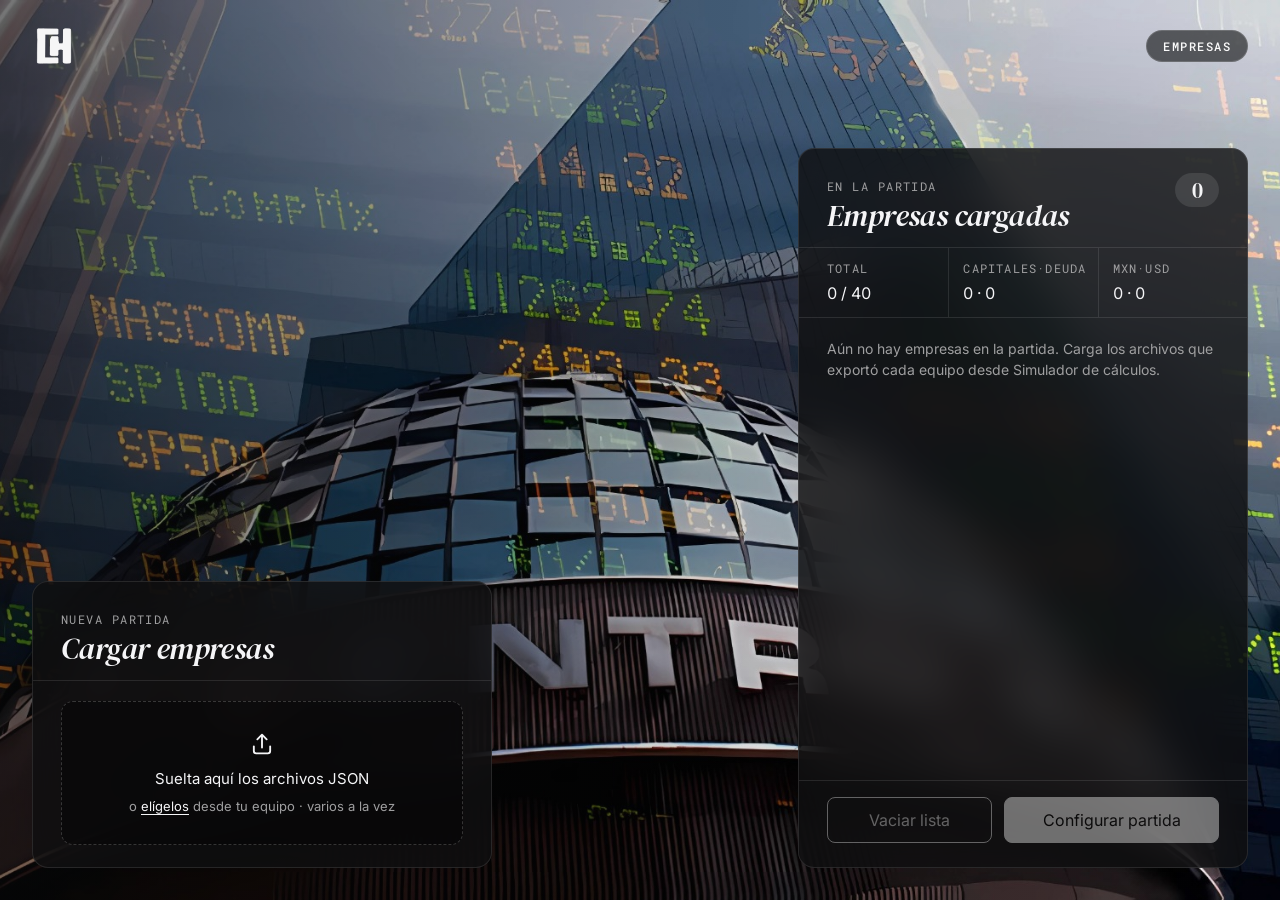
<file: index.html>
<!doctype html>
<html lang="es">
<head>
  <meta charset="utf-8">
  <meta name="viewport" content="width=device-width, initial-scale=1">
  <title>Simulador BMV</title>
  <link rel="icon" href="assets/Logo.png">
  <meta name="description" content="Simulador de la Bolsa Mexicana de Valores: carga de las empresas participantes.">
  <link rel="preconnect" href="https://fonts.googleapis.com">
  <link rel="preconnect" href="https://fonts.gstatic.com" crossorigin>
  <link href="https://fonts.googleapis.com/css2?family=DM+Serif+Display:ital@0;1&family=Inter:wght@300;400;500&family=Roboto+Mono:wght@400;500&display=swap" rel="stylesheet">
  <link rel="stylesheet" href="css/styles.css">
  <link rel="stylesheet" href="css/inicio.css">
</head>
<body>
  <main class="escena escena--paneles">
    <div class="escena__fondo" aria-hidden="true"></div>
    <div class="escena__velo" aria-hidden="true"></div>

    <header class="barra">
      <a class="marca" href="index.html">
        <img class="marca__logo" src="assets/Logo.png" alt="Simulador BMV" id="logo-img">
        <span class="marca__nombre" id="logo-texto" hidden>Simulador BMV</span>
      </a>
      <span class="chip">Empresas</span>
    </header>

    <div class="paneles">
      <section class="tarjeta tarjeta--carga" aria-labelledby="titulo-carga">
        <div class="tarjeta__cabecera">
          <div>
            <span class="etiqueta">Nueva partida</span>
            <h1 class="tarjeta__titulo" id="titulo-carga"><em>Cargar empresas</em></h1>
          </div>
        </div>

        <div class="tarjeta__cuerpo" id="carga-cuerpo">
          <label class="soltar" id="soltar" for="archivos">
            <input class="soltar__input" id="archivos" type="file" accept=".json,application/json" multiple>
            <svg class="soltar__icono" viewBox="0 0 24 24" aria-hidden="true"><path d="M12 15V4m0 0L8 8m4-4l4 4M5 14v4a2 2 0 0 0 2 2h10a2 2 0 0 0 2-2v-4"/></svg>
            <span class="soltar__titulo">Suelta aquí los archivos JSON</span>
            <span class="soltar__texto">o <u>elígelos</u> desde tu equipo · varios a la vez</span>
            <span class="soltar__compacto">Cargar más archivos</span>
          </label>

          <div class="cola" id="cola" hidden>
            <div class="cola__nav">
              <button class="icono-boton" type="button" id="cola-ant" aria-label="Archivo anterior">
                <svg viewBox="0 0 24 24" aria-hidden="true"><path d="M15 6l-6 6 6 6"/></svg>
              </button>
              <p class="cola__pos"><span class="etiqueta" id="cola-pos">Archivo 1 de 1</span><span class="cola__archivo" id="cola-archivo"></span></p>
              <button class="icono-boton" type="button" id="cola-sig" aria-label="Archivo siguiente">
                <svg viewBox="0 0 24 24" aria-hidden="true"><path d="M9 6l6 6-6 6"/></svg>
              </button>
            </div>
            <div class="vista" id="vista" aria-live="polite"></div>
          </div>
        </div>

        <div class="tarjeta__pie tarjeta__pie--carga" id="carga-pie" hidden>
          <button class="boton boton--fantasma" type="button" id="btn-descartar">Descartar</button>
          <button class="boton boton--primario" type="button" id="btn-agregar">Agregar al simulador</button>
          <button class="enlace-boton" type="button" id="btn-todas" hidden>Agregar todas las válidas</button>
        </div>
      </section>

      <section class="tarjeta tarjeta--lista" aria-labelledby="titulo-lista">
        <div class="tarjeta__cabecera">
          <div>
            <span class="etiqueta">En la partida</span>
            <h2 class="tarjeta__titulo" id="titulo-lista"><em>Empresas cargadas</em></h2>
          </div>
          <span class="contador" id="contador" aria-label="Empresas cargadas">0</span>
        </div>

        <dl class="indicadores" id="indicadores">
          <div class="indicador"><dt class="etiqueta">Total</dt><dd id="ind-total">0 / 40</dd></div>
          <div class="indicador"><dt class="etiqueta">Capitales·Deuda</dt><dd id="ind-mercado">0 · 0</dd></div>
          <div class="indicador"><dt class="etiqueta">MXN·USD</dt><dd id="ind-divisa">0 · 0</dd></div>
        </dl>

        <div class="tarjeta__cuerpo tarjeta__cuerpo--lista">
          <ol class="empresas" id="empresas" aria-live="polite"></ol>
          <p class="vacio" id="vacio">Aún no hay empresas en la partida. Carga los archivos que exportó cada equipo desde Simulador de cálculos.</p>
        </div>

        <div class="tarjeta__pie">
          <button class="boton boton--fantasma" type="button" id="btn-vaciar" disabled>Vaciar lista</button>
          <a class="boton boton--primario" href="configurar.html" id="btn-configurar" aria-disabled="true">Configurar partida</a>
        </div>
      </section>
    </div>

    <div class="aviso-flotante" id="aviso" role="status" aria-live="polite" hidden></div>
  </main>

  <script src="js/formato.js"></script>
  <script src="js/importar.js"></script>
  <script src="js/registro.js"></script>
  <script src="js/inicio.js"></script>
</body>
</html>
</file>
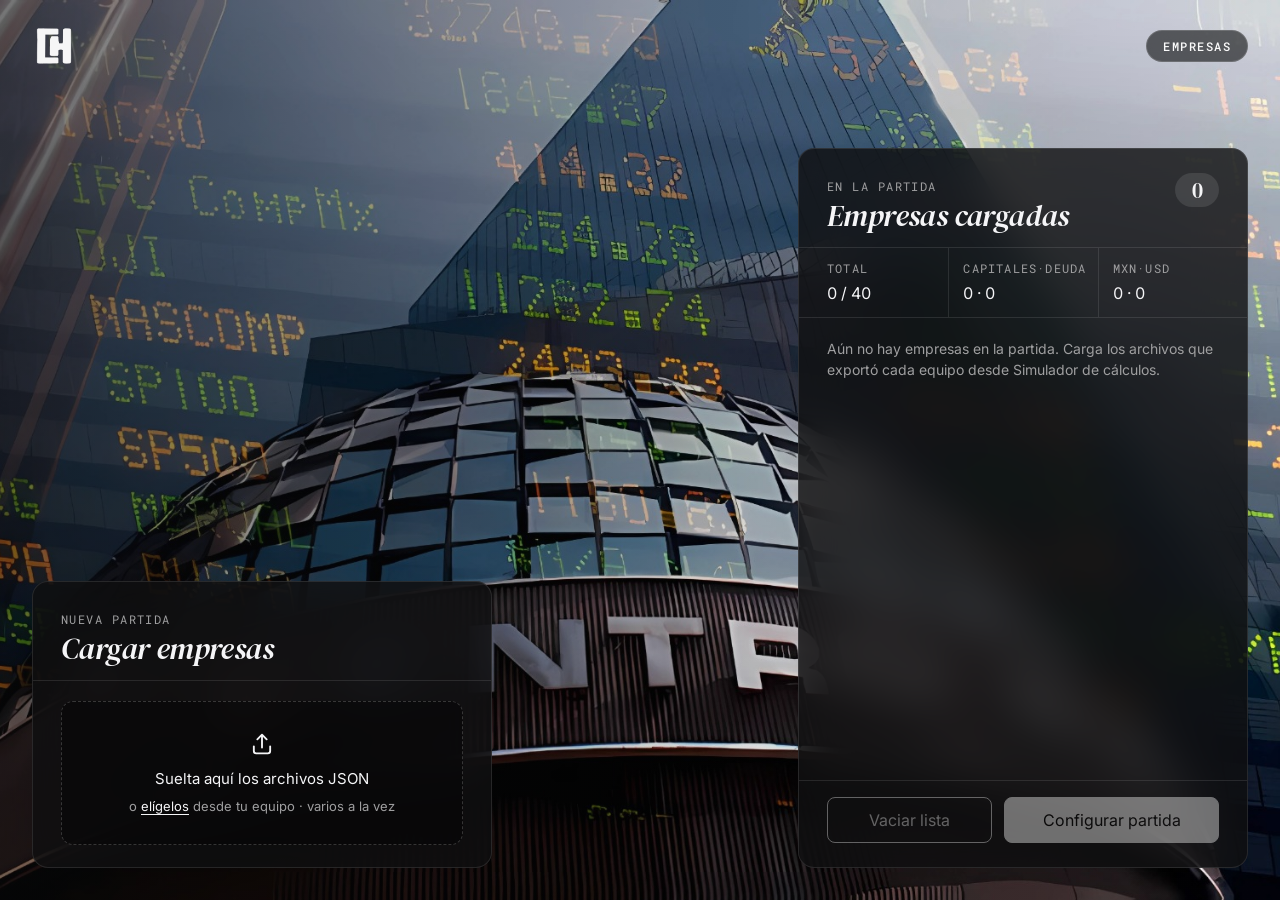
<file: configurar.html>
<!doctype html>
<html lang="es">
<head>
  <meta charset="utf-8">
  <meta name="viewport" content="width=device-width, initial-scale=1">
  <title>Configurar partida · Simulador BMV</title>
  <link rel="icon" href="assets/Logo.png">
  <meta name="description" content="Parámetros de la partida y entorno económico simulado.">
  <link rel="preconnect" href="https://fonts.googleapis.com">
  <link rel="preconnect" href="https://fonts.gstatic.com" crossorigin>
  <link href="https://fonts.googleapis.com/css2?family=DM+Serif+Display:ital@0;1&family=Inter:wght@300;400;500&family=Roboto+Mono:wght@400;500&display=swap" rel="stylesheet">
  <link rel="stylesheet" href="css/styles.css">
  <link rel="stylesheet" href="css/inicio.css">
  <link rel="stylesheet" href="css/configurar.css">
</head>
<body>
  <main class="escena escena--config">
    <div class="escena__fondo" aria-hidden="true"></div>
    <div class="escena__velo" aria-hidden="true"></div>

    <header class="barra">
      <a class="marca" href="index.html">
        <img class="marca__logo" src="assets/Logo.png" alt="Simulador BMV" id="logo-img">
        <span class="marca__nombre" id="logo-texto" hidden>Simulador BMV</span>
      </a>
      <span class="chip">Partida</span>
    </header>

    <div class="config">
      <form class="tarjeta config__form" id="form-config" novalidate aria-labelledby="titulo-config">
        <div class="tarjeta__cabecera">
          <div>
            <h1 class="tarjeta__titulo" id="titulo-config"><em>Configuración</em></h1>
          </div>
          <span class="estado-guardado" id="estado-guardado" aria-live="polite"></span>
        </div>
        <div class="tarjeta__cuerpo" id="grupos"></div>
        <div class="tarjeta__pie">
          <button class="boton boton--fantasma" type="button" id="btn-restablecer">Restablecer</button>
          <button class="boton boton--fantasma" type="submit" id="btn-guardar">Guardar</button>
          <div class="config__iniciar">
            <button class="boton boton--primario" type="button" id="btn-iniciar">Iniciar partida</button>
            <button class="enlace-boton" type="button" id="btn-nueva" hidden>Empezar una partida nueva</button>
          </div>
        </div>
      </form>

      <div class="config__lado">
        <section class="tarjeta config__entorno" aria-labelledby="titulo-entorno">
          <div class="tarjeta__cabecera">
            <div>
              <span class="etiqueta" id="entorno-sub">Entorno simulado</span>
              <h2 class="tarjeta__titulo" id="titulo-entorno"><em>Entorno económico</em></h2>
            </div>
          </div>
          <dl class="indicadores indicadores--inicio">
            <div class="indicador"><dt class="etiqueta">Inflación anual</dt><dd id="ini-inflacion">—</dd></div>
            <div class="indicador"><dt class="etiqueta">TIIE 28 días</dt><dd id="ini-tiie">—</dd></div>
            <div class="indicador"><dt class="etiqueta">TC MXN/USD</dt><dd id="ini-tc">—</dd></div>
          </dl>
          <div class="entorno__cuerpo">
            <div class="graficas">
              <figure class="grafica-mini"><figcaption class="etiqueta">Inflación anual</figcaption><div class="grafica-mini__lienzo"><canvas id="g-inflacion" aria-label="Inflación anual real y simulada" role="img"></canvas></div></figure>
              <figure class="grafica-mini"><figcaption class="etiqueta">TIIE 28 días</figcaption><div class="grafica-mini__lienzo"><canvas id="g-tiie" aria-label="TIIE real y simulada" role="img"></canvas></div></figure>
              <figure class="grafica-mini"><figcaption class="etiqueta">Tipo de cambio</figcaption><div class="grafica-mini__lienzo"><canvas id="g-tc" aria-label="Tipo de cambio real y simulado" role="img"></canvas></div></figure>
            </div>
            <p class="leyenda"><span class="leyenda__real"></span>Real <span class="leyenda__sim"></span>Simulado <span class="leyenda__meta"></span>Meta</p>
            <h3 class="etiqueta entorno__subtitulo" id="tabla-titulo">Primeras 12 rondas</h3>
            <div class="tabla-scroll">
              <table class="tabla">
                <thead><tr><th>Ronda</th><th>Periodo</th><th>Inflación del periodo</th><th>Inflación anual</th><th>TIIE</th><th>TC</th></tr></thead>
                <tbody id="tabla-rondas"></tbody>
              </table>
            </div>
          </div>
        </section>

        <section class="tarjeta config__empresas" aria-labelledby="titulo-empresas">
          <div class="tarjeta__cabecera">
            <div>
              <span class="etiqueta">En la partida</span>
              <h2 class="tarjeta__titulo" id="titulo-empresas"><em>Empresas</em></h2>
            </div>
            <span class="contador" id="contador">0</span>
          </div>
          <dl class="indicadores">
            <div class="indicador"><dt class="etiqueta">Total</dt><dd id="ind-total">0</dd></div>
            <div class="indicador"><dt class="etiqueta">Capitales · Deuda</dt><dd id="ind-mercado">0 · 0</dd></div>
            <div class="indicador"><dt class="etiqueta">MXN · USD</dt><dd id="ind-divisa">0 · 0</dd></div>
          </dl>
          <div class="tarjeta__cuerpo tarjeta__cuerpo--lista config__lista">
            <ol class="empresas" id="empresas"></ol>
          </div>
          <div class="tarjeta__pie tarjeta__pie--solo">
            <a class="boton boton--fantasma" href="index.html">Volver a empresas</a>
          </div>
        </section>
      </div>
    </div>

    <div class="aviso-flotante" id="aviso" role="status" aria-live="polite" hidden></div>
  </main>

  <script src="js/vendor/chart.umd.min.js"></script>
  <script src="js/formato.js"></script>
  <script src="js/importar.js"></script>
  <script src="js/registro.js"></script>
  <script src="js/entorno-datos.js"></script>
  <script src="js/entorno.js"></script>
  <script src="js/parametros.js"></script>
  <script src="js/partida.js"></script>
  <script src="js/mercado.js"></script>
  <script src="js/riesgos.js"></script>
  <script src="js/motor.js"></script>
  <script src="js/juego.js"></script>
  <script src="js/configurar.js"></script>
</body>
</html>
</file>
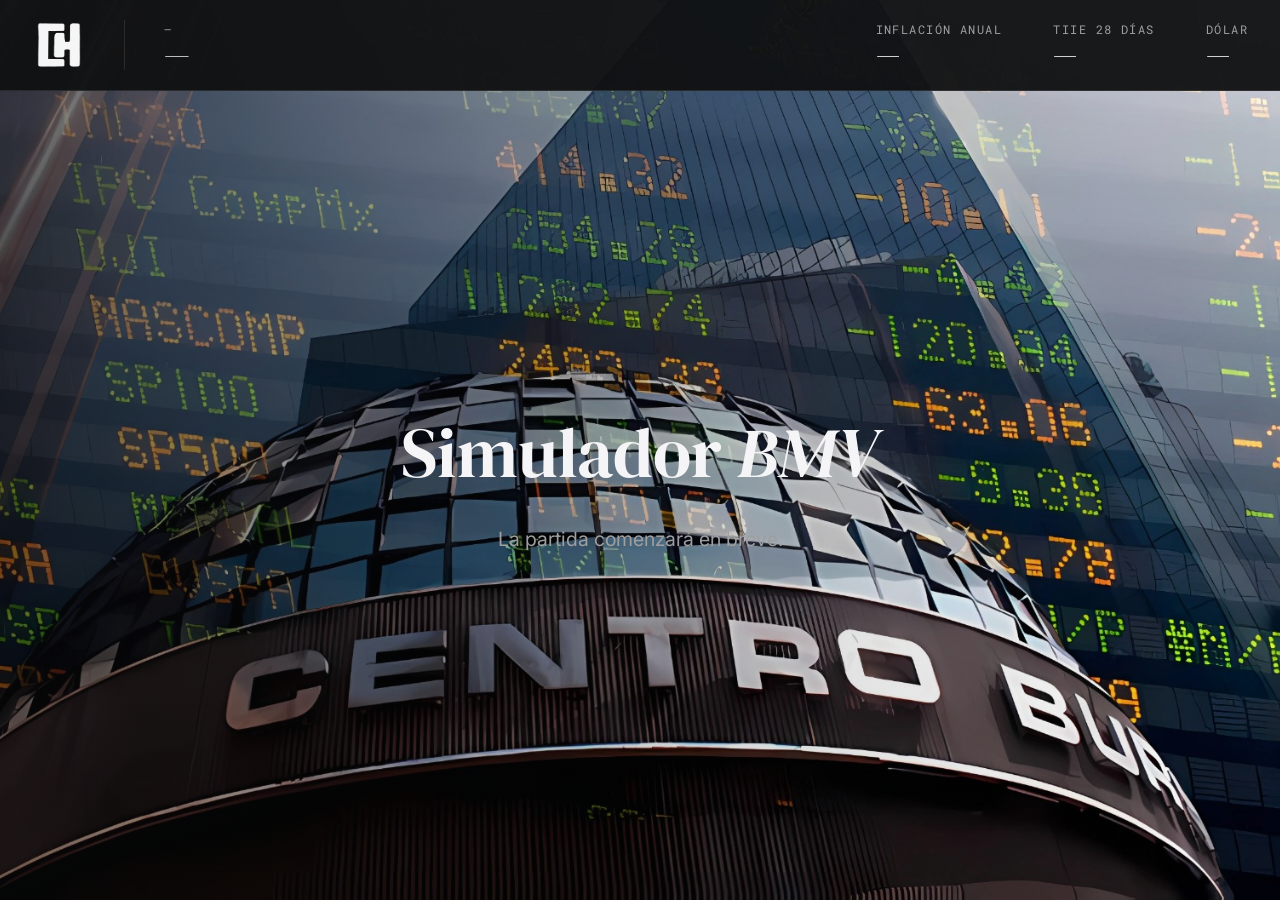
<file: publico.html>
<!doctype html>
<html lang="es">
<head>
  <meta charset="utf-8">
  <meta name="viewport" content="width=device-width, initial-scale=1">
  <title>Pantalla pública · Simulador BMV</title>
  <link rel="icon" href="assets/Logo.png">
  <meta name="description" content="Cotizaciones, empresa en turno, noticias y ranking de la partida para el proyector.">
  <link rel="preconnect" href="https://fonts.googleapis.com">
  <link rel="preconnect" href="https://fonts.gstatic.com" crossorigin>
  <link href="https://fonts.googleapis.com/css2?family=DM+Serif+Display:ital@0;1&family=Inter:wght@300;400;500&family=Roboto+Mono:wght@400;500&display=swap" rel="stylesheet">
  <link rel="stylesheet" href="css/styles.css">
  <link rel="stylesheet" href="css/publico.css">
</head>
<body class="cuerpo-publico">
  <header class="pb-barra">
    <div class="pb-marca">
      <img class="pb-logo" src="assets/Logo.png" alt="Simulador BMV" id="logo-img">
      <span class="pb-logo-texto" id="logo-texto" hidden>Simulador BMV</span>
    </div>
    <div class="pb-ronda"><span class="etiqueta" id="pb-fase">—</span><strong id="pb-periodo">—</strong></div>
    <dl class="pb-indicadores">
      <div><dt class="etiqueta">Inflación anual</dt><dd id="pb-inflacion">—</dd></div>
      <div><dt class="etiqueta">TIIE 28 días</dt><dd id="pb-tiie">—</dd></div>
      <div><dt class="etiqueta">Dólar</dt><dd id="pb-tc">—</dd></div>
    </dl>
  </header>

  <div class="escena__fondo" aria-hidden="true"></div>
  <div class="escena__velo" aria-hidden="true"></div>

  <main class="pb" id="pb">
    <section class="pb-panel pb-cotizaciones">
      <h2 class="etiqueta pb-panel__titulo">Cotizaciones</h2>
      <div class="pb-cotizaciones__ventana" id="ventana">
        <table class="pb-tabla"><tbody id="cotizaciones"></tbody></table>
      </div>
    </section>
    <section class="pb-centro">
      <div class="pb-panel pb-turno" id="turno"></div>
      <div class="pb-panel pb-noticias">
        <div class="pb-panel__cabeza">
          <h2 class="etiqueta pb-panel__titulo" id="titulo-noticias">Noticias</h2>
          <div class="pb-filtros" id="filtros" role="group" aria-label="Filtrar noticias">
            <button class="pb-filtro" type="button" data-filtro="todas" aria-pressed="true">Todas</button>
            <button class="pb-filtro" type="button" data-filtro="riesgos" aria-pressed="false">Riesgos</button>
            <button class="pb-filtro" type="button" data-filtro="cierre" aria-pressed="false">Cierre</button>
            <button class="pb-filtro" type="button" data-filtro="bonos" aria-pressed="false">Bonos</button>
            <button class="pb-filtro" type="button" data-filtro="colocacion" aria-pressed="false">Colocación</button>
            <button class="pb-filtro" type="button" data-filtro="dividendos" aria-pressed="false">Dividendos</button>
            <button class="pb-filtro" type="button" data-filtro="impago" aria-pressed="false">Impago</button>
            <button class="pb-filtro" type="button" data-filtro="quiebra" aria-pressed="false">Quiebra</button>
          </div>
        </div>
        <ol class="pb-noticias__lista" id="noticias" tabindex="0" aria-labelledby="titulo-noticias"></ol>
      </div>
    </section>
    <section class="pb-lado">
      <div class="pb-panel pb-empresa" id="empresa" aria-live="polite"></div>
      <div class="pb-panel pb-ranking">
        <h2 class="etiqueta pb-panel__titulo" id="ranking-titulo">Ranking</h2>
        <ol class="pb-ranking__lista" id="ranking" tabindex="0" aria-labelledby="ranking-titulo"></ol>
      </div>
    </section>
  </main>

  <main class="pb-espera" id="espera" hidden>
    <p class="pb-espera__titulo">Simulador <em>BMV</em></p>
    <p class="pb-espera__texto">La partida comenzará en breve.</p>
  </main>

  <script src="js/formato.js"></script>
  <script src="js/entorno-datos.js"></script>
  <script src="js/entorno.js"></script>
  <script src="js/mercado.js"></script>
  <script src="js/riesgos.js"></script>
  <script src="js/motor.js"></script>
  <script src="js/juego.js"></script>
  <script src="js/publico.js"></script>
</body>
</html>
</file>
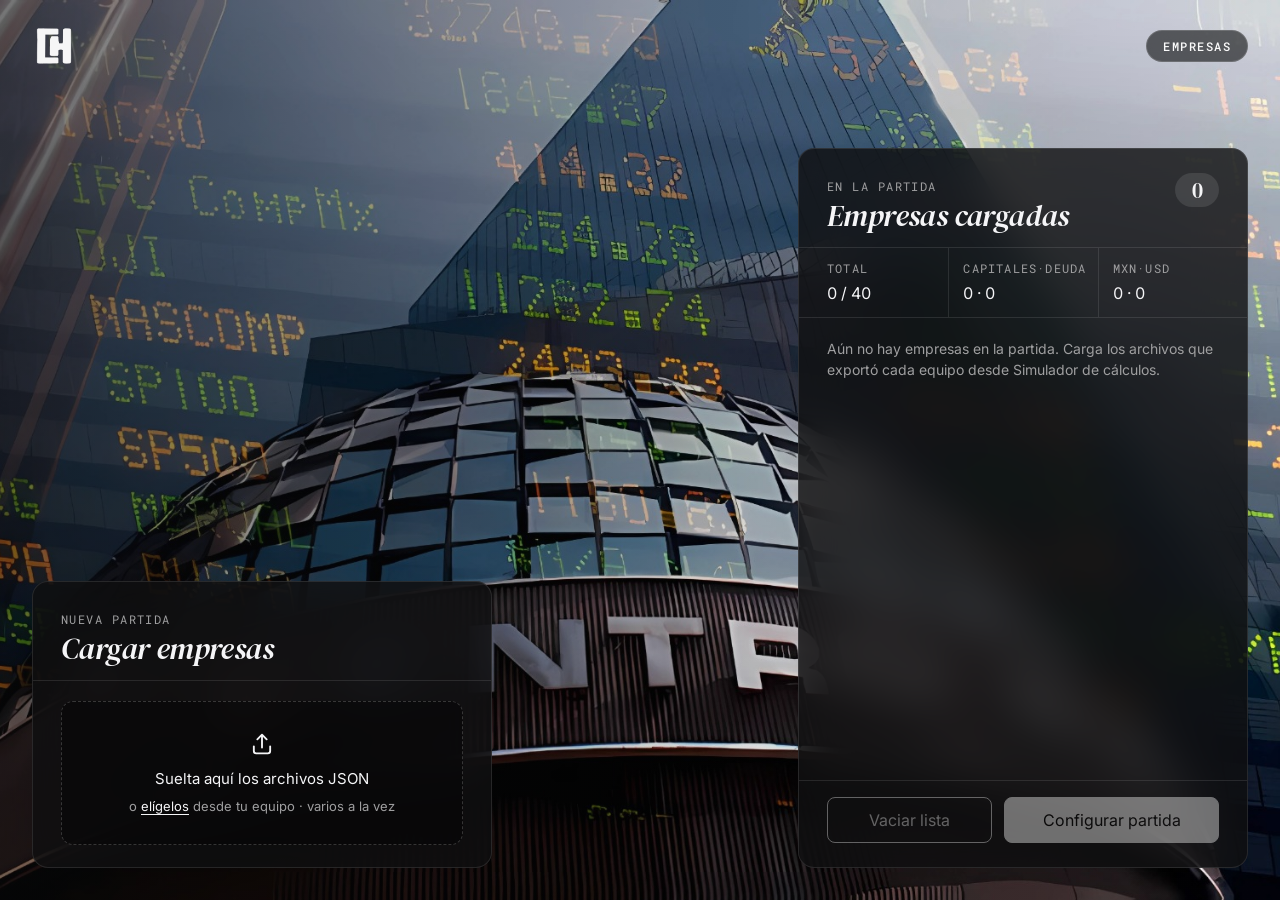
<file: tablero.html>
<!doctype html>
<html lang="es">
<head>
  <meta charset="utf-8">
  <meta name="viewport" content="width=device-width, initial-scale=1">
  <title>Tablero · Simulador BMV</title>
  <link rel="icon" href="assets/Logo.png">
  <meta name="description" content="Tablero del operador: colocación, turnos y operaciones de la partida.">
  <link rel="preconnect" href="https://fonts.googleapis.com">
  <link rel="preconnect" href="https://fonts.gstatic.com" crossorigin>
  <link href="https://fonts.googleapis.com/css2?family=DM+Serif+Display:ital@0;1&family=Inter:wght@300;400;500&family=Roboto+Mono:wght@400;500&display=swap" rel="stylesheet">
  <link rel="stylesheet" href="css/styles.css">
  <link rel="stylesheet" href="css/inicio.css">
  <link rel="stylesheet" href="css/tablero.css">
</head>
<body class="cuerpo-tablero">
  <a class="saltar" href="#centro">Saltar al turno</a>
  <header class="tb-barra">
    <a class="marca" href="index.html" title="Empresas">
      <img class="marca__logo" src="assets/Logo.png" alt="Simulador BMV" id="logo-img">
      <span class="marca__nombre" id="logo-texto" hidden>Simulador BMV</span>
    </a>
    <div class="tb-barra__ronda">
      <span class="etiqueta" id="tb-fase">Ronda</span>
      <strong id="tb-ronda">—</strong>
    </div>
    <dl class="tb-indicadores">
      <div><dt class="etiqueta">Inflación anual</dt><dd id="tb-inflacion">—</dd></div>
      <div><dt class="etiqueta">TIIE</dt><dd id="tb-tiie">—</dd></div>
      <div><dt class="etiqueta">TC MXN/USD</dt><dd id="tb-tc">—</dd></div>
    </dl>
    <div class="tb-barra__acciones">
      <button class="boton boton--fantasma boton--chico" type="button" id="btn-riesgos">Riesgos</button>
      <button class="boton boton--fantasma boton--chico" type="button" id="btn-publica">Pantalla pública</button>
      <button class="boton boton--fantasma boton--chico" type="button" id="btn-partida">Partida<span class="tb-punto" id="tb-carteras" hidden></span></button>
      <button class="boton boton--primario boton--chico" type="button" id="btn-cerrar">Cerrar periodo</button>
    </div>
  </header>

  <main class="tb">
    <section class="tb-panel tb-turnos" aria-labelledby="titulo-turnos">
      <div class="tb-panel__cabeza">
        <h2 class="etiqueta" id="titulo-turnos">Orden de turnos</h2>
        <span class="tb-avance" id="tb-avance"></span>
      </div>
      <div class="tb-buscar">
        <input class="control control--chico" id="buscar" type="search" placeholder="Buscar empresa" autocomplete="off" aria-label="Buscar empresa">
      </div>
      <ol class="tb-orden" id="orden"></ol>
    </section>

    <section class="tb-panel tb-centro" id="centro" aria-live="polite" tabindex="-1"></section>

    <section class="tb-panel tb-info">
      <div class="pestanas" role="tablist" aria-label="Información de la partida">
        <button class="pestana activa" type="button" role="tab" aria-selected="true" data-pestana="cotizaciones">Cotizaciones</button>
        <button class="pestana" type="button" role="tab" aria-selected="false" data-pestana="empresas">Empresas</button>
        <button class="pestana" type="button" role="tab" aria-selected="false" data-pestana="bitacora">Bitácora</button>
      </div>
      <div class="tb-info__cuerpo" id="info"></div>
    </section>
  </main>

  <dialog class="tb-dialogo" id="dlg-riesgos" aria-labelledby="titulo-riesgos">
    <div class="tb-dialogo__cabeza">
      <div><span class="etiqueta">Riesgos</span><h2 class="tb-dialogo__titulo" id="titulo-riesgos"><em>Activar un riesgo</em></h2></div>
      <button class="icono-boton" type="button" data-cerrar aria-label="Cerrar"><svg viewBox="0 0 24 24" aria-hidden="true"><path d="M6 6l12 12M18 6L6 18"/></svg></button>
    </div>
    <div class="tb-dialogo__cuerpo" id="riesgos-cuerpo"></div>
  </dialog>

  <dialog class="tb-dialogo" id="dlg-partida" aria-labelledby="titulo-partida">
    <div class="tb-dialogo__cabeza">
      <div><span class="etiqueta">Partida</span><h2 class="tb-dialogo__titulo" id="titulo-partida"><em>Respaldo y cierre</em></h2></div>
      <button class="icono-boton" type="button" data-cerrar aria-label="Cerrar"><svg viewBox="0 0 24 24" aria-hidden="true"><path d="M6 6l12 12M18 6L6 18"/></svg></button>
    </div>
    <div class="tb-dialogo__cuerpo" id="partida-cuerpo"></div>
    <input type="file" id="importar" accept=".json,application/json" hidden>
  </dialog>

  <dialog class="tb-dialogo tb-codigos" id="dlg-codigos" aria-labelledby="titulo-codigos">
    <div class="tb-dialogo__cabeza">
      <div><span class="etiqueta" id="codigos-cuenta">Equipo</span><h2 class="tb-dialogo__titulo" id="titulo-codigos"><em>Código de cartera</em></h2></div>
      <button class="icono-boton" type="button" data-cerrar aria-label="Cerrar"><svg viewBox="0 0 24 24" aria-hidden="true"><path d="M6 6l12 12M18 6L6 18"/></svg></button>
    </div>
    <div class="tb-dialogo__cuerpo tb-codigos__cuerpo" id="codigos-cuerpo"></div>
  </dialog>

  <div class="aviso-flotante" id="aviso" role="status" aria-live="polite" hidden></div>

  <script src="js/formato.js"></script>
  <script src="js/entorno-datos.js"></script>
  <script src="js/entorno.js"></script>
  <script src="js/mercado.js"></script>
  <script src="js/riesgos.js"></script>
  <script src="js/motor.js"></script>
  <script src="js/juego.js"></script>
  <script src="js/firebase-config.js"></script>
  <script src="js/publicar.js"></script>
  <script src="js/tablero.js"></script>
</body>
</html>
</file>
<file: css/styles.css>
:root {
  --color-obsidian: #0f1011;
  --color-abyss: #090a0b;
  --color-graphite: #2e2e2e;
  --color-steel: #3f4041;
  --color-silver: #cacaca;
  --color-fog: #949596;
  --color-ash: #9f9fa0;
  --color-cloud: #f5f5f7;
  --color-pure: #ffffff;
  --color-void: #000000;
  --color-iris-gleam: #847dff;
  --color-orchid-bloom: #dd90d8;
  --color-cyan-signal: #00b3dd;
  --color-periwinkle: #90b8f0;
  --color-pale-iris: #d1c9ff;
  --color-error: #ff8f8f;

  --line-soft: rgba(255, 255, 255, 0.1);
  --line-medium: rgba(255, 255, 255, 0.18);
  --glass: rgba(15, 16, 17, 0.8);

  --font-display: "DM Serif Display", "Playfair Display", Georgia, serif;
  --font-sans: "Inter", ui-sans-serif, system-ui, -apple-system, "Segoe UI", Roboto, sans-serif;
  --font-mono: "Roboto Mono", ui-monospace, SFMono-Regular, Menlo, Consolas, monospace;

  --radius-inputs: 8px;
  --radius-buttons: 8px;
  --radius-cards: 16px;
  --radius-pill: 9999px;

  --hero-image: url("../assets/fondo.jpg");
  --hero-fallback: linear-gradient(rgb(15, 16, 17), rgb(19, 29, 39) 18%, rgb(26, 71, 136) 37%, rgb(64, 138, 193) 69%, rgb(64, 138, 193) 102%);

  --texto-min: 12px;
  --texto-lectura: 14px;
  --anillo-foco: 0 0 0 3px rgba(255, 255, 255, 0.32);

  --ease-out: cubic-bezier(0.23, 1, 0.32, 1);
  --ease-in-out: cubic-bezier(0.77, 0, 0.175, 1);
  --dur-press: 160ms;
  --dur-ui: 200ms;
  --dur-entrada: 400ms;
  --ease: 0.2s ease;
}

*,
*::before,
*::after { box-sizing: border-box; }

html, body { height: 100%; }

body {
  margin: 0;
  background: var(--color-obsidian);
  color: var(--color-ash);
  font-family: var(--font-sans);
  font-size: 16px;
  line-height: 1.5;
  -webkit-font-smoothing: antialiased;
}

.escena {
  position: relative;
  min-height: 100vh;
  min-height: 100dvh;
  overflow: hidden;
  isolation: isolate;
}

.escena__fondo {
  position: absolute;
  inset: 0;
  z-index: -2;
  background-image: var(--hero-image), var(--hero-fallback);
  background-size: cover, cover;
  background-position: center, center;
  background-repeat: no-repeat;
}

.escena__velo {
  position: absolute;
  inset: 0;
  z-index: -1;
  background: linear-gradient(90deg, rgba(9, 10, 11, 0.55) 0%, rgba(9, 10, 11, 0.15) 55%, rgba(9, 10, 11, 0) 100%);
  pointer-events: none;
}

.barra {
  position: absolute;
  top: 0;
  left: 0;
  right: 0;
  display: flex;
  align-items: center;
  justify-content: space-between;
  gap: 16px;
  padding: 24px 32px;
}

.marca {
  display: flex;
  align-items: baseline;
  gap: 12px;
  color: var(--color-pure);
  text-decoration: none;
}

.marca__nombre {
  font-family: var(--font-display);
  font-weight: 400;
  font-size: 24px;
  letter-spacing: -0.01em;
}

.etiqueta {
  font-family: var(--font-mono);
  font-size: 12px;
  font-weight: 400;
  letter-spacing: 0.12em;
  text-transform: uppercase;
  color: var(--color-ash);
}

.chip {
  display: inline-flex;
  align-items: center;
  padding: 6px 16px;
  border-radius: var(--radius-pill);
  background: rgba(9, 10, 11, 0.6);
  border: 1px solid rgba(255, 255, 255, 0.15);
  color: #fafafa;
  font-family: var(--font-mono);
  font-size: 12px;
  font-weight: 500;
  letter-spacing: 0.12em;
  text-transform: uppercase;
  backdrop-filter: blur(24px);
  -webkit-backdrop-filter: blur(24px);
}


.tarjeta {
  position: relative;
  min-height: 0;
  max-height: 100%;
  display: flex;
  flex-direction: column;
  background: var(--glass);
  border: 1px solid var(--line-soft);
  border-radius: var(--radius-cards);
  backdrop-filter: blur(24px);
  -webkit-backdrop-filter: blur(24px);
  color: var(--color-cloud);
  animation: aparecer 500ms var(--ease-out) 80ms both;
}

@keyframes aparecer {
  from { opacity: 0; transform: translateY(12px) scale(0.98); }
  to { opacity: 1; transform: none; }
}

.tarjeta__cabecera {
  display: flex;
  align-items: flex-start;
  justify-content: space-between;
  gap: 16px;
  padding: 24px 28px 16px;
  border-bottom: 1px solid var(--line-soft);
}

.tarjeta__titulo {
  margin: 4px 0 0;
  font-family: var(--font-display);
  font-weight: 400;
  font-size: 30px;
  line-height: 1;
  color: var(--color-cloud);
  letter-spacing: -0.02em;
}

.tarjeta__titulo em { font-style: italic; }

.tarjeta__cuerpo {
  flex: 1 1 auto;
  overflow-y: auto;
  padding: 20px 28px 8px;
  scrollbar-width: thin;
  scrollbar-color: var(--color-steel) transparent;
}

.tarjeta__pie {
  display: grid;
  grid-template-columns: 1fr 1fr;
  gap: 12px;
  padding: 16px 28px 24px;
  border-top: 1px solid var(--line-soft);
}

.campo { margin: 0 0 14px; border: 0; padding: 0; min-width: 0; }

.campo__label {
  display: block;
  margin-bottom: 6px;
  padding: 0;
  font-family: var(--font-mono);
  font-size: 12px;
  letter-spacing: 0.14em;
  text-transform: uppercase;
  color: var(--color-ash);
}

.control {
  width: 100%;
  height: 44px;
  padding: 0 14px;
  border: 1px solid var(--line-soft);
  border-radius: var(--radius-inputs);
  background-color: var(--color-void);
  color: #fafafa;
  font: 400 14px/1.4 var(--font-sans);
  transition: border-color 150ms ease, background-color 150ms ease, opacity var(--dur-ui) ease;
}

.control::placeholder { color: var(--color-fog); }

@media (hover: hover) and (pointer: fine) {
  .control:hover:not(:disabled) { border-color: var(--line-medium); }
}

.control:focus-visible {
  outline: none;
  border-color: var(--color-pure);
  box-shadow: var(--anillo-foco);
}

.control:disabled { opacity: 0.45; cursor: not-allowed; }

select.control {
  appearance: none;
  -webkit-appearance: none;
  padding-right: 40px;
  text-overflow: ellipsis;
  white-space: nowrap;
  overflow: hidden;
  cursor: pointer;
  background-image: url("data:image/svg+xml,%3Csvg xmlns='http://www.w3.org/2000/svg' width='12' height='12' viewBox='0 0 24 24' fill='none' stroke='%23ffffff' stroke-width='2' stroke-linecap='round' stroke-linejoin='round'%3E%3Cpath d='M6 9l6 6 6-6'/%3E%3C/svg%3E");
  background-repeat: no-repeat;
  background-position: right 14px center;
}

select.control option { background: var(--color-obsidian); color: #fafafa; }

input[type="number"].control { -moz-appearance: textfield; }
input[type="number"].control::-webkit-outer-spin-button,
input[type="number"].control::-webkit-inner-spin-button { -webkit-appearance: none; margin: 0; }

.radios { display: flex; gap: 20px; height: 44px; align-items: center; }

.radio {
  min-height: 24px;
  display: inline-flex;
  align-items: center;
  gap: 8px;
  cursor: pointer;
  font-size: 14px;
  color: var(--color-cloud);
}

.radio input {
  appearance: none;
  -webkit-appearance: none;
  width: 18px;
  height: 18px;
  margin: 0;
  border-radius: 50%;
  border: 1px solid var(--color-fog);
  background: var(--color-void);
  display: grid;
  place-content: center;
  cursor: pointer;
  transition: border-color 150ms ease;
}

.radio input::before {
  content: "";
  width: 8px;
  height: 8px;
  border-radius: 50%;
  background: var(--color-pure);
  opacity: 0;
  transform: scale(0.5);
  transition: transform var(--dur-ui) var(--ease-out), opacity 150ms ease;
}

.radio input:checked { border-color: var(--color-pure); }
.radio input:checked::before { opacity: 1; transform: scale(1); }
.radio input:focus-visible { outline: 1px solid var(--color-pure); outline-offset: 2px; }

.campo__error {
  display: block;
  min-height: 0;
  margin-top: 4px;
  font-size: 12px;
  color: var(--color-error);
}
.campo__error:empty { display: none; }
.campo.invalido .control { border-color: var(--color-error); }
.campo.invalido .radio input { border-color: var(--color-error); }

.boton {
  display: inline-flex;
  align-items: center;
  justify-content: center;
  gap: 8px;
  height: 46px;
  padding: 12px 18px;
  border-radius: var(--radius-buttons);
  font: 400 16px/1 var(--font-sans);
  cursor: pointer;
  transition: transform var(--dur-press) var(--ease-out), background-color 150ms ease, border-color 150ms ease, opacity var(--dur-ui) ease;
}
.boton:active:not(:disabled) { transform: scale(0.97); }
.boton:disabled { opacity: 0.55; cursor: progress; }

.boton--fantasma {
  background: transparent;
  color: var(--color-pure);
  border: 1px solid var(--color-pure);
}


.boton--primario {
  background: var(--color-pure);
  color: var(--color-void);
  border: 1px solid var(--color-pure);
}


.boton:focus-visible { outline: 2px solid var(--color-pure); outline-offset: 2px; }

@media (hover: hover) and (pointer: fine) {
  .boton--fantasma:hover { background: rgba(255, 255, 255, 0.1); }
  .boton--primario:hover:not(:disabled) { background: var(--color-silver); border-color: var(--color-silver); }
}

@media (max-width: 640px) {
  .tarjeta__cabecera, .tarjeta__cuerpo, .tarjeta__pie { padding-left: 20px; padding-right: 20px; }
}

@media (prefers-reduced-motion: reduce) {
  .tarjeta { animation-name: aparecer-suave; }
  .boton:active:not(:disabled) { transform: none; }
  .radio input::before { transition-property: opacity; }
}
@keyframes aparecer-suave { from { opacity: 0; } to { opacity: 1; } }

:where(a, button, select, input, textarea, summary, [tabindex]):focus-visible {
  outline: 2px solid var(--color-pure);
  outline-offset: 2px;
}
:where(a, button, summary, label, [role="tab"]):not(:disabled):not([aria-disabled="true"]) { cursor: pointer; }
:where(button, .boton):disabled, :where(.boton)[aria-disabled="true"] { cursor: not-allowed; }

.saltar {
  position: fixed;
  top: 8px;
  left: 8px;
  z-index: 100;
  padding: 10px 16px;
  border-radius: var(--radius-buttons);
  background: var(--color-pure);
  color: var(--color-void);
  font: 500 14px/1.2 var(--font-sans);
  text-decoration: none;
  transform: translateY(-160%);
  transition: transform var(--dur-ui) var(--ease-out);
}
.saltar:focus-visible { transform: none; outline-offset: 2px; }
@media (pointer: coarse), (max-width: 640px) { .saltar { min-height: 44px; display: inline-flex; align-items: center; } }

@media (pointer: coarse), (max-width: 640px) {
  .boton, .control, .marca, .radio { min-height: 44px; }
  .marca { min-width: 44px; justify-content: center; }
  .radios { gap: 24px; }
}

@media (prefers-reduced-motion: reduce) {
  .saltar { transition: none; }
}
</file>
<file: css/inicio.css>
.marca { align-items: center; }
.marca__logo[hidden] { display: none; }
.marca__logo {
  display: block;
  height: 44px;
  width: auto;
  max-width: 220px;
  object-fit: contain;
}

.paneles {
  position: absolute;
  inset: 96px 32px 32px;
  display: flex;
  align-items: flex-end;
  justify-content: space-between;
  gap: 24px;
}

.tarjeta--carga { width: min(460px, 80%); }
.tarjeta--lista { width: min(450px, 46%); animation-delay: 160ms; }

.tarjeta--lista { height: 100%; max-height: 720px; }

.tarjeta__cuerpo--lista { padding-top: 8px; padding-bottom: 8px; }

.soltar {
  position: relative;
  display: flex;
  flex-direction: column;
  align-items: center;
  gap: 6px;
  margin-bottom: 14px;
  padding: 28px 20px;
  border: 1px dashed var(--line-medium);
  border-radius: 12px;
  background: rgba(0, 0, 0, 0.35);
  text-align: center;
  cursor: pointer;
  transition: border-color 150ms ease, background-color 150ms ease, transform var(--dur-press) var(--ease-out);
}
.soltar:active { transform: scale(0.99); }

.soltar__input {
  position: absolute;
  width: 1px;
  height: 1px;
  opacity: 0;
  pointer-events: none;
}
.soltar:focus-within { border-color: var(--color-pure); border-style: solid; }

.soltar__icono {
  width: 28px;
  height: 28px;
  margin-bottom: 4px;
  fill: none;
  stroke: var(--color-cloud);
  stroke-width: 1.6;
  stroke-linecap: round;
  stroke-linejoin: round;
  transition: transform var(--dur-ui) var(--ease-out);
}
.soltar__titulo { color: var(--color-cloud); font-size: 15px; }
.soltar__texto { font-size: 13px; color: var(--color-ash); }
.soltar__texto u { text-underline-offset: 3px; color: var(--color-cloud); }

.soltar--encima {
  border-color: var(--color-periwinkle);
  border-style: solid;
  background: rgba(144, 184, 240, 0.1);
}
.soltar--encima .soltar__icono { transform: translateY(-3px); }

.soltar--compacta {
  flex-direction: row;
  justify-content: center;
  gap: 10px;
  padding: 12px 16px;
}
.soltar--compacta .soltar__icono { width: 20px; height: 20px; margin: 0; }
.soltar--compacta .soltar__titulo,
.soltar--compacta .soltar__texto { display: none; }
.soltar__compacto { display: none; font-size: 14px; color: var(--color-cloud); }
.soltar--compacta .soltar__compacto { display: inline; }

@media (hover: hover) and (pointer: fine) {
  .soltar:hover { border-color: var(--color-ash); background: rgba(0, 0, 0, 0.45); }
}

.cola__nav {
  display: grid;
  grid-template-columns: 36px 1fr 36px;
  align-items: center;
  gap: 8px;
  margin-bottom: 14px;
}
.cola--uno .cola__nav { grid-template-columns: 1fr; }
.cola--uno .cola__nav .icono-boton { display: none; }

.cola__pos { margin: 0; text-align: center; min-width: 0; }
.cola__pos .etiqueta { display: block; }
.cola__archivo {
  display: block;
  font-size: 13px;
  color: var(--color-cloud);
  overflow: hidden;
  text-overflow: ellipsis;
  white-space: nowrap;
}

.icono-boton {
  display: inline-grid;
  place-items: center;
  width: 36px;
  height: 36px;
  padding: 0;
  border: 1px solid var(--line-soft);
  border-radius: var(--radius-buttons);
  background: transparent;
  color: var(--color-cloud);
  cursor: pointer;
  transition: transform var(--dur-press) var(--ease-out), background-color 150ms ease, border-color 150ms ease, opacity var(--dur-ui) ease;
}
.icono-boton svg { width: 18px; height: 18px; fill: none; stroke: currentColor; stroke-width: 1.8; stroke-linecap: round; stroke-linejoin: round; }
.icono-boton:active:not(:disabled) { transform: scale(0.97); }
.icono-boton:disabled { opacity: 0.3; cursor: default; }
.icono-boton:focus-visible { outline: 2px solid var(--color-pure); outline-offset: 2px; }

@media (hover: hover) and (pointer: fine) {
  .icono-boton:hover:not(:disabled) { background: rgba(255, 255, 255, 0.08); border-color: var(--line-medium); }
}

.vista.entrando { animation: vista-entra var(--dur-ui) var(--ease-out) both; }
@keyframes vista-entra { from { opacity: 0; transform: translateY(6px); } to { opacity: 1; transform: none; } }

.vista__cabeza { margin-bottom: 12px; }
.vista__nombre {
  margin: 10px 0 2px;
  font-family: var(--font-display);
  font-size: 26px;
  line-height: 1.1;
  color: var(--color-cloud);
  letter-spacing: -0.01em;
  overflow-wrap: anywhere;
}
.vista__meta { margin: 0; font-size: 13px; color: var(--color-ash); }

.sello {
  display: inline-flex;
  align-items: center;
  gap: 6px;
  padding: 4px 10px;
  border-radius: var(--radius-pill);
  font-family: var(--font-mono);
  font-size: 12px;
  letter-spacing: 0.14em;
  text-transform: uppercase;
  border: 1px solid currentColor;
}
.sello::before { content: ""; width: 6px; height: 6px; border-radius: 50%; background: currentColor; }
.sello--ok { color: #7fe0b0; }
.sello--aviso { color: #ffd27f; }
.sello--error { color: var(--color-error); }

.vista__grupo { padding: 12px 0; border-top: 1px solid var(--line-soft); }
.vista__grupo .etiqueta { margin: 0 0 8px; font-size: 12px; }

.datos { display: grid; grid-template-columns: 1fr 1fr; gap: 10px 16px; margin: 0; }
.dato { min-width: 0; }
.dato dt { font-size: 12px; color: var(--color-fog); }
.dato dd { margin: 2px 0 0; font-size: 14px; color: var(--color-cloud); font-variant-numeric: tabular-nums; overflow-wrap: anywhere; }

.nota { margin: 0 0 12px; font-size: 14px; line-height: 1.5; }
.nota--aviso { color: #ffd27f; }

.errores, .avisos { margin: 0 0 12px; padding-left: 18px; font-size: 14px; line-height: 1.5; }
.errores { color: var(--color-error); }
.avisos { color: var(--color-ash); }

.tarjeta__pie--carga { grid-template-columns: 1fr 1.4fr; }
.tarjeta__pie--solo { grid-template-columns: 1fr; }
.tarjeta__pie[hidden], .boton[hidden], .enlace-boton[hidden] { display: none; }

.enlace-boton {
  grid-column: 1 / -1;
  justify-self: center;
  padding: 4px 8px;
  border: 0;
  background: none;
  color: var(--color-cloud);
  font: 400 14px/1.4 var(--font-sans);
  text-decoration: underline;
  text-underline-offset: 3px;
  cursor: pointer;
  transition: transform var(--dur-press) var(--ease-out), color 150ms ease;
}
.enlace-boton:active { transform: scale(0.97); }
.enlace-boton:focus-visible { outline: 2px solid var(--color-pure); outline-offset: 2px; border-radius: 4px; }
@media (hover: hover) and (pointer: fine) {
  .enlace-boton:hover { color: var(--color-pure); }
}

.tarjeta--lista .tarjeta__pie { grid-template-columns: 1fr 1.3fr; }
.tarjeta--lista .tarjeta__pie--solo { grid-template-columns: 1fr; }
.tarjeta__pie .boton { white-space: nowrap; padding-left: 14px; padding-right: 14px; }

.contador {
  min-width: 44px;
  padding: 6px 12px;
  border-radius: var(--radius-pill);
  background: rgba(255, 255, 255, 0.1);
  color: var(--color-cloud);
  font-family: var(--font-display);
  font-size: 22px;
  line-height: 1;
  text-align: center;
  font-variant-numeric: tabular-nums;
}

.indicadores {
  display: grid;
  grid-template-columns: repeat(3, 1fr);
  margin: 0;
  border-bottom: 1px solid var(--line-soft);
}
.indicador { padding: 12px 12px 12px 28px; min-width: 0; }
.indicador + .indicador { border-left: 1px solid var(--line-soft); padding-left: 14px; }
.indicador dt { font-size: 12px; letter-spacing: 0.1em; line-height: 1.4; }
.indicador dd { margin: 4px 0 0; color: var(--color-cloud); font-size: 16px; font-variant-numeric: tabular-nums; }

.empresas { list-style: none; margin: 0; padding: 0; }

.empresa {
  display: grid;
  grid-template-columns: 28px 1fr auto;
  align-items: center;
  gap: 12px;
  padding: 12px 0;
  border-bottom: 1px solid var(--line-soft);
  transition: opacity var(--dur-ui) ease, transform var(--dur-ui) var(--ease-out);
}
.empresa:last-child { border-bottom: 0; }
.empresa.entrando { animation: fila-entra 260ms var(--ease-out) both; }
.empresa.saliendo { opacity: 0; transform: translateX(12px) scale(0.98); pointer-events: none; }
@keyframes fila-entra { from { opacity: 0; transform: translateY(8px); } to { opacity: 1; transform: none; } }

.empresa__num { font-family: var(--font-mono); font-size: 12px; color: var(--color-fog); letter-spacing: 0.08em; }
.empresa__info { min-width: 0; }
.empresa__nombre {
  margin: 0;
  color: var(--color-cloud);
  font-size: 15px;
  overflow: hidden;
  text-overflow: ellipsis;
  white-space: nowrap;
}
.empresa__meta {
  margin: 2px 0 0;
  font-size: 12px;
  color: var(--color-ash);
  overflow: hidden;
  text-overflow: ellipsis;
  white-space: nowrap;
}

.marca-mercado {
  display: inline-block;
  margin-right: 6px;
  padding: 1px 6px;
  border-radius: 4px;
  font-family: var(--font-mono);
  font-size: 12px;
  letter-spacing: 0.06em;
  text-transform: uppercase;
  vertical-align: 1px;
}
.marca-mercado--capitales { background: rgba(132, 125, 255, 0.2); color: var(--color-pale-iris); }
.marca-mercado--deuda { background: rgba(0, 179, 221, 0.18); color: #8fe3f7; }

.empresa__acciones { position: relative; display: flex; align-items: center; }
.icono-boton--borrar { width: 32px; height: 32px; border-color: transparent; color: var(--color-ash); }
.icono-boton--borrar svg { width: 16px; height: 16px; }

.confirmar {
  display: none;
  align-items: center;
  gap: 6px;
}
.confirmar__texto { font-size: 12px; color: var(--color-error); white-space: nowrap; }
.empresa.confirmando .icono-boton--borrar { display: none; }
.empresa.confirmando .confirmar { display: flex; animation: vista-entra 160ms var(--ease-out) both; }

.mini-boton {
  height: 28px;
  padding: 0 10px;
  border: 1px solid var(--line-medium);
  border-radius: 6px;
  background: transparent;
  color: var(--color-cloud);
  font: 400 12px/1 var(--font-sans);
  cursor: pointer;
  transition: transform var(--dur-press) var(--ease-out), background-color 150ms ease;
}
.mini-boton:active { transform: scale(0.97); }
.mini-boton:focus-visible { outline: 2px solid var(--color-pure); outline-offset: 2px; }
.mini-boton--peligro { border-color: var(--color-error); color: var(--color-error); }

@media (hover: hover) and (pointer: fine) {
  .icono-boton--borrar:hover { color: var(--color-error); background: rgba(255, 143, 143, 0.08); border-color: transparent; }
  .mini-boton:hover { background: rgba(255, 255, 255, 0.08); }
  .mini-boton--peligro:hover { background: rgba(255, 143, 143, 0.12); }
}

.vacio { margin: 12px 0; font-size: 14px; line-height: 1.5; color: var(--color-ash); }
.vacio[hidden] { display: none; }

a.boton { text-decoration: none; }
.boton[aria-disabled="true"] { opacity: 0.4; cursor: not-allowed; }
.boton[aria-disabled="true"]:active { transform: none; }
.boton--fantasma:disabled { opacity: 0.35; cursor: not-allowed; }
.boton--peligro { border-color: var(--color-error); color: var(--color-error); }
@media (hover: hover) and (pointer: fine) {
  .boton--primario[aria-disabled="true"]:hover { background: var(--color-pure); border-color: var(--color-pure); }
  .boton--fantasma:disabled:hover { background: transparent; }
}

.aviso-flotante {
  position: fixed;
  left: 50%;
  bottom: 24px;
  z-index: 10;
  max-width: calc(100% - 32px);
  padding: 10px 18px;
  border-radius: var(--radius-pill);
  background: var(--color-cloud);
  color: var(--color-void);
  font-size: 14px;
  opacity: 0;
  transform: translate(-50%, 8px);
  transition: opacity var(--dur-ui) ease, transform var(--dur-ui) var(--ease-out);
  pointer-events: none;
}
.aviso-flotante.visible { opacity: 1; transform: translate(-50%, 0); }

@media (max-width: 900px) {
  .escena--paneles { overflow: visible; }
  .escena--paneles .barra { position: relative; padding: 16px; }
  .paneles {
    position: relative;
    inset: auto;
    flex-direction: column;
    align-items: stretch;
    gap: 16px;
    padding: 0 16px 24px;
  }
  .tarjeta--carga, .tarjeta--lista { width: auto; height: auto; max-height: none; }
  .tarjeta--lista .tarjeta__cuerpo--lista { max-height: 60vh; }
}

@media (max-width: 640px) {
  .barra .chip { display: none; }
  .marca__logo { height: 36px; }
  .datos { grid-template-columns: 1fr; }
  .indicador { padding-left: 20px; }
  .indicador + .indicador { padding-left: 12px; }
}

@media (prefers-reduced-motion: reduce) {
  .vista.entrando, .empresa.entrando, .empresa.confirmando .confirmar { animation-name: aparecer-suave; }
  .empresa.saliendo { transform: none; }
  .aviso-flotante, .aviso-flotante.visible { transform: translate(-50%, 0); }
  .soltar:active, .icono-boton:active, .mini-boton:active, .enlace-boton:active { transform: none; }
  .soltar--encima .soltar__icono { transform: none; }
}

@media (pointer: coarse), (max-width: 640px) {
  .icono-boton, .icono-boton--borrar { min-width: 44px; min-height: 44px; }
  .mini-boton, .enlace-boton { min-height: 44px; }
}
</file>
<file: css/configurar.css>
.escena--config { overflow: visible; min-height: 100dvh; }
.escena--config .escena__fondo,
.escena--config .escena__velo { position: fixed; }
.escena--config .barra { position: relative; }

.config {
  display: grid;
  grid-template-columns: minmax(380px, 460px) minmax(0, 1fr);
  gap: 8px;
  align-items: start;
  max-width: 1400px;
  margin: 0 auto;
  padding: 0 32px 32px;
}

.config__form {
  position: sticky;
  top: 10px;
  max-height: calc(125dvh - 116px);
}
.config__form .tarjeta__cuerpo { padding-top: 4px; }

.config__lado { display: grid; grid-template-columns: minmax(0, 1fr); gap: 24px; min-width: 0; }
.config__entorno { animation-delay: 120ms; }
.config__empresas { animation-delay: 200ms; }

.estado-guardado {
  flex-shrink: 1;
  min-width: 0;
  max-width: 45%;
  margin-top: 2px;
  font-family: var(--font-mono);
  font-size: 12px;
  letter-spacing: 0.12em;
  text-transform: uppercase;
  color: var(--color-fog);
  text-align: right;
}
.estado-guardado--ok { color: #7fe0b0; }
.estado-guardado--pendiente { color: #ffd27f; }

.config__iniciar { grid-column: 1 / -1; display: grid; gap: 8px; }
.config__iniciar .boton { width: 100%; }
.config__iniciar .enlace-boton { justify-self: center; font-size: 13px; }
.enlace-boton--peligro { color: var(--color-error); }

.plegable { border-bottom: 1px solid var(--line-soft); }
.plegable:last-child { border-bottom: 0; }
.plegable__titulo { margin: 0; }

.plegable__cabeza {
  display: flex;
  align-items: center;
  justify-content: space-between;
  width: 100%;
  padding: 10px 0;
  border: 0;
  background: none;
  color: var(--color-cloud);
  font: 400 15px/1.3 var(--font-sans);
  text-align: left;
  cursor: pointer;
  transition: color 150ms ease;
}
.plegable__cabeza:focus-visible { outline: 2px solid var(--color-pure); outline-offset: 2px; border-radius: 4px; }

.plegable__flecha {
  width: 16px;
  height: 16px;
  fill: none;
  stroke: currentColor;
  stroke-width: 2;
  stroke-linecap: round;
  stroke-linejoin: round;
  transition: transform var(--dur-ui) var(--ease-out);
}
.plegable.abierto .plegable__flecha { transform: rotate(180deg); }

.plegable__cuerpo {
  display: grid;
  grid-template-rows: 0fr;
  opacity: 0;
  transition: grid-template-rows 240ms var(--ease-out), opacity var(--dur-ui) ease;
}
.plegable.abierto .plegable__cuerpo { grid-template-rows: 1fr; opacity: 1; }
.plegable.sin-animacion .plegable__cuerpo,
.plegable.sin-animacion .plegable__flecha { transition: none; }
.plegable__interior { overflow: hidden; min-height: 0; }

.plegable__nota { margin: 0 0 12px; font-size: 13px; line-height: 1.45; color: var(--color-ash); }

.campos-rejilla {
  display: grid;
  grid-template-columns: 1fr 1fr;
  gap: 0 14px;
  padding-bottom: 6px;
}
.campos-rejilla .campo__label { letter-spacing: 0.1em; }
.campo--accion { display: flex; align-items: flex-end; }
.campos-rejilla > [data-campo="p-partida-periodo"], .campos-rejilla > .campo--ancho { grid-column: 1 / -1; }
.campos-rejilla > p.campo--ancho { margin: -8px 0 14px; }
.campos-rejilla > .campo__error.campo--ancho:empty { display: none; }
.campo--accion .boton { width: 100%; height: 44px; }

@media (hover: hover) and (pointer: fine) {
  .plegable__cabeza:hover { color: var(--color-pure); }
}

.afijos { position: relative; }
.afijos__suf {
  position: absolute;
  top: 50%;
  right: 14px;
  transform: translateY(-50%);
  font-family: var(--font-mono);
  font-size: 13px;
  color: var(--color-ash);
  pointer-events: none;
}
.afijos--suf .control { padding-right: 34px; }
.campo__ayuda { display: block; margin-top: 4px; font-size: 12px; color: var(--color-fog); }
.campo.invalido .campo__ayuda { display: none; }
.boton--chico { height: 36px; padding: 0 14px; font-size: 14px; }

.indicadores--inicio .indicador dd { font-size: 20px; font-family: var(--font-display); }

.entorno__cuerpo { padding: 20px 28px 24px; }

.graficas { display: grid; grid-template-columns: repeat(3, minmax(0, 1fr)); gap: 16px; }
.grafica-mini { margin: 0; min-width: 0; }
.grafica-mini figcaption { margin-bottom: 6px; font-size: 12px; }
.grafica-mini__lienzo { position: relative; height: 180px; }

.leyenda { display: flex; flex-wrap: wrap; align-items: center; gap: 6px 14px; margin: 12px 0 0; font-size: 12px; color: var(--color-ash); }
.leyenda span { display: inline-block; width: 16px; height: 0; margin-right: -8px; border-top: 2px solid; vertical-align: middle; }
.leyenda__real { border-color: rgba(245, 245, 247, 0.45) !important; }
.leyenda__sim { border-image: linear-gradient(90deg, #dd90d8, #847dff, #00b3dd) 1; }
.leyenda__meta { border-top-style: dashed !important; border-color: rgba(255, 210, 127, 0.7) !important; }

.entorno__subtitulo { margin: 24px 0 10px; font-size: 12px; }

.tabla-scroll { max-height: 270px; overflow: auto; border: 1px solid var(--line-soft); border-radius: var(--radius-inputs); }
.tabla { width: 100%; border-collapse: collapse; font-size: 13px; }
.tabla th, .tabla td { padding: 9px 12px; text-align: right; white-space: nowrap; border-bottom: 1px solid var(--line-soft); }
.tabla th:nth-child(-n+2), .tabla td:nth-child(-n+2) { text-align: left; }
.tabla thead th {
  position: sticky;
  top: 0;
  background: var(--color-graphite);
  font-family: var(--font-mono);
  font-weight: 400;
  font-size: 12px;
  letter-spacing: 0.1em;
  text-transform: uppercase;
  color: var(--color-ash);
}
.tabla td { font-family: var(--font-mono); color: var(--color-cloud); font-variant-numeric: tabular-nums; }
.tabla tbody tr:last-child td { border-bottom: 0; }

.config__lista { max-height: 350px; }
.empresa--compacta { padding: 10px 0; }
.empresa__monto { font-family: var(--font-mono); font-size: 12px; color: var(--color-ash); white-space: nowrap; }

@media (max-width: 1100px) {
  .graficas { grid-template-columns: 1fr; }
  .grafica-mini__lienzo { height: 170px; }
}

@media (max-width: 900px) {
  .config { grid-template-columns: minmax(0, 1fr); padding: 0 16px 24px; gap: 16px; }
  .config__form { position: relative; top: auto; max-height: none; }
  .config__lado { gap: 16px; }
  .escena--config .barra { padding: 16px; }
}

@media (max-width: 640px) {
  .campos-rejilla { grid-template-columns: 1fr; }
  .entorno__cuerpo { padding: 16px 20px 20px; }
  .indicadores--inicio .indicador dd { font-size: 17px; }
  .empresa__monto { display: none; }
}

@media (prefers-reduced-motion: reduce) {
  .plegable__cuerpo { transition: opacity var(--dur-ui) ease; }
  .plegable__flecha { transition: none; }
}

@media (pointer: coarse), (max-width: 640px) {
  .plegable__cabeza { min-height: 44px; }
  .boton--chico { min-height: 44px; }
}

@media (max-width: 640px) {
  .config__form .tarjeta__pie { grid-template-columns: minmax(0, 1fr); }
  .config__form .tarjeta__pie .boton { white-space: normal; }
}
</file>
<file: css/publico.css>
.cuerpo-publico {
  min-height: 100dvh;
  overflow: hidden;
  background:
    radial-gradient(1400px 700px at 80% -10%, rgba(26, 71, 136, 0.45), transparent 20%),
    radial-gradient(900px 600px at -10% 110%, rgba(132, 125, 255, 0.16), transparent 20%),
    var(--color-abyss);
  color: var(--color-cloud);
  font-size: clamp(14px, 1.05vw, 22px);
}

.pb-barra {
  display: grid;
  grid-template-columns: auto auto minmax(0, 1fr);
  align-items: center;
  gap: 3vw;
  padding: 2vh 2.5vw;
  border-bottom: 1px solid var(--line-soft);
  background: rgba(15, 16, 17, 0.95);
}
.pb-logo[hidden] { display: none; }
.pb-logo { display: block; height: 6vh; max-height: 64px; width: auto; }
.pb-logo-texto { font-family: var(--font-display); font-size: 2em; }
.pb-ronda { display: flex; flex-direction: column; padding-left: 3vw; border-left: 1px solid var(--line-soft); }
.pb-ronda strong { font-family: var(--font-display); font-weight: 400; font-size: 2.2em; line-height: 1.05; }
.pb-indicadores { display: flex; justify-content: flex-end; gap: 4vw; margin: 0; }
.pb-indicadores dd { margin: 2px 0 0; font-family: var(--font-display); font-size: 2.1em; line-height: 1; font-variant-numeric: tabular-nums; }
.cuerpo-publico .etiqueta { font-size: max(12px, 0.7em); }

.pb {
  display: grid;
  grid-template-columns: 1.25fr 1fr 0.95fr;
  gap: 1.4vw;
  height: calc(100dvh - 12vh);
  padding: 2vh 2.5vw 2.5vh;
}
.pb-panel {
  min-height: 0;
  display: flex;
  flex-direction: column;
  padding: 2vh 1.4vw;
  border: 1px solid var(--line-soft);
  border-radius: var(--radius-cards);
  background: rgba(15, 16, 17, 0.95);
}
.pb-panel__titulo { margin: 0 0 1.2vh; }
.pb-centro, .pb-lado { display: grid; grid-template-rows: auto minmax(0, 1fr); gap: 1.4vw; min-height: 0; }
.pb-panel__cabeza { display: flex; flex-wrap: wrap; align-items: center; justify-content: space-between; gap: 0.8vh 1vw; margin-bottom: 1.2vh; }
.pb-panel__cabeza .pb-panel__titulo { margin: 0; }

.pb-noticias__lista, .pb-ranking__lista {
  overflow-y: auto;
  overscroll-behavior: contain;
  scrollbar-width: thin;
  scrollbar-color: var(--line-strong, rgba(245, 245, 247, 0.85)) transparent;
  padding-right: 0.4vw;
}
.pb-noticias__lista:focus-visible, .pb-ranking__lista:focus-visible { outline: 2px solid var(--color-pure); outline-offset: 4px; border-radius: 4px; }

.pb-filtros { display: flex; flex-wrap: wrap; gap: 6px; }
.pb-filtro {
  min-height: 28px;
  padding: 0 12px;
  border: 1px solid var(--line-soft);
  border-radius: 999px;
  background: transparent;
  color: var(--color-ash);
  font: 400 max(12px, 0.7em) / 1 var(--font-mono);
  letter-spacing: 0.08em;
  text-transform: uppercase;
  cursor: pointer;
  transition: color 150ms ease, background-color 150ms ease, border-color 150ms ease, transform var(--dur-press, 120ms) var(--ease-out);
}
.pb-filtro[aria-pressed="true"] { background: var(--color-pure); border-color: var(--color-pure); color: var(--color-abyss); }
.pb-filtro:active { transform: scale(0.97); }
.pb-filtro:focus-visible { outline: 2px solid var(--color-pure); outline-offset: 2px; }
@media (hover: hover) and (pointer: fine) {
  .pb-filtro[aria-pressed="false"]:hover { color: var(--color-pure); border-color: var(--color-ash); }
}
@media (pointer: coarse), (max-width: 640px) {
  .pb-filtro { min-height: 44px; }
}

.pb-empresa__nombre { margin: 0.4vh 0 1.2vh; font-family: var(--font-display); font-size: 1.6em; line-height: 1.1; overflow-wrap: anywhere; }
.pb-empresa__vacio { margin: 0.6vh 0 0; color: var(--color-ash); }
.pb-empresa__datos { display: grid; grid-template-columns: repeat(2, minmax(0, 1fr)); gap: 1.2vh 1vw; margin: 0; }
.pb-empresa__datos dd { margin: 2px 0 0; font-family: var(--font-mono); font-size: 1.05em; font-variant-numeric: tabular-nums; overflow-wrap: anywhere; }
.pb-empresa__total { grid-column: 1 / -1; padding-top: 1vh; border-top: 1px solid var(--line-soft); }
.pb-empresa__total dd { font-size: 1.3em; color: #ffd27f; }

.pb-cotizaciones__ventana { flex: 1; min-height: 0; overflow: hidden; }
.pb-tabla { width: 100%; border-collapse: collapse; }
.pb-tabla td { padding: 1.1vh 0.6vw; border-bottom: 1px solid var(--line-soft); vertical-align: middle; position: relative; }
.pb-nombre { display: block; font-size: 1.1em; }
.pb-sub { display: block; font-size: max(12px, 0.7em); color: var(--color-fog); }
.pb-precio { text-align: right; font-family: var(--font-mono); font-size: 1.15em; font-variant-numeric: tabular-nums; }
.pb-cambio { text-align: right; font-family: var(--font-mono); white-space: nowrap; color: var(--color-ash); }
.pb-cambio.sube { color: #7fe0b0; }
.pb-cambio.baja { color: var(--color-error); }
.pb-calif { text-align: right; font-family: var(--font-mono); color: var(--color-ash); width: 3.5em; }
tr.quebrada td { opacity: 0.45; }
.destello-sube td::before, .destello-baja td::before { content: ""; position: absolute; inset: 0; pointer-events: none; animation: pb-destello 900ms ease-out both; }
.destello-sube td::before { background: rgba(127, 224, 176, 0.2); }
.destello-baja td::before { background: rgba(255, 143, 143, 0.2); }
@keyframes pb-destello { from { opacity: 1; } to { opacity: 0; } }

.pb-turno { padding-bottom: 2.2vh; }
.pb-turno__nombre { margin: 0.6vh 0 0.4vh; font-family: var(--font-display); font-size: 2.6em; line-height: 1.05; overflow-wrap: anywhere; }
.pb-turno__nota { margin: 0; color: var(--color-ash); }

.pb-noticias__lista { list-style: none; margin: 0; padding: 0; flex: 1; min-height: 0; }
.pb-noticia { padding: 1.2vh 0; border-bottom: 1px solid var(--line-soft); line-height: 1.35; }
.pb-noticia.entrando { animation: pb-entra 300ms var(--ease-out) both; }
.pb-noticia__meta { display: block; margin-bottom: 0.3vh; font-family: var(--font-mono); font-size: max(12px, 0.65em); letter-spacing: 0.1em; text-transform: uppercase; color: var(--color-fog); }
.tipo-riesgo .pb-noticia__meta { color: #ffb38a; }
.tipo-quiebra .pb-noticia__meta, .tipo-impago .pb-noticia__meta { color: var(--color-error); }
.tipo-dividendo .pb-noticia__meta { color: var(--color-orchid-bloom); }
.tipo-cierre .pb-noticia__meta { color: var(--color-periwinkle); }
.tipo-fin .pb-noticia__meta { color: #ffd27f; }
@keyframes pb-entra { from { opacity: 0; transform: translateY(8px); } to { opacity: 1; transform: none; } }

.pb-ranking__lista { list-style: none; margin: 0; padding: 0; flex: 1; min-height: 0; }
.pb-fila { display: grid; grid-template-columns: 2.2em minmax(0, 1fr) auto 2.4em; align-items: center; gap: 0.6vw; padding: 1.1vh 0; border-bottom: 1px solid var(--line-soft); animation: pb-aparece 300ms ease both; }
@keyframes pb-aparece { from { opacity: 0; } to { opacity: 1; } }
.pb-pos { font-family: var(--font-display); font-size: 1.5em; color: var(--color-ash); }
.podio-1 .pb-pos { color: #ffd27f; }
.podio-2 .pb-pos { color: #d9dde3; }
.podio-3 .pb-pos { color: #e0a878; }
.pb-fila__nombre { overflow: hidden; text-overflow: ellipsis; white-space: nowrap; font-size: 1.05em; }
.pb-puntos { font-family: var(--font-mono); font-variant-numeric: tabular-nums; }
.pb-flecha { font-family: var(--font-mono); font-size: max(12px, 0.75em); text-align: right; color: var(--color-fog); }
.pb-flecha.sube { color: #7fe0b0; }
.pb-flecha.baja { color: var(--color-error); }
.pb-vacio { color: var(--color-fog); padding: 1vh 0; }

.pb-final .pb { grid-template-columns: 1fr 0.9fr 1.2fr; }
.pb-final .podio-1 { background: rgba(255, 210, 127, 0.08); }
.pb-final .podio-1 .pb-fila__nombre, .pb-final .podio-1 .pb-puntos { font-size: 1.3em; color: #ffd27f; }

.pb-espera { display: grid; place-content: center; text-align: center; height: calc(100dvh - 12vh); }
.pb-espera[hidden], .pb[hidden] { display: none; }
.pb-espera__titulo { margin: 0; font-family: var(--font-display); font-size: 5em; }
.pb-espera__titulo em { font-style: italic; }
.pb-espera__texto { color: var(--color-ash); font-size: 1.4em; }

@media (max-width: 900px) {
  .cuerpo-publico { overflow: auto; font-size: 15px; }
  .pb-barra { grid-template-columns: auto minmax(0, 1fr); }
  .pb-indicadores { grid-column: 1 / -1; justify-content: space-between; }
  .pb, .pb-final .pb { grid-template-columns: minmax(0, 1fr); height: auto; }
  .pb-cotizaciones__ventana, .pb-noticias__lista, .pb-ranking__lista { max-height: 60vh; overflow-y: auto; }
}

@media (prefers-reduced-motion: reduce) {
  .pb-noticia.entrando { animation-name: pb-aparece; }
}
</file>
<file: css/tablero.css>
.cuerpo-tablero {
  min-height: 100dvh;
  background:
    radial-gradient(1200px 600px at 85% -10%, rgba(26, 71, 136, 0.35), transparent 60%),
    var(--color-obsidian);
}

.tb-barra {
  position: sticky;
  top: 0;
  z-index: 5;
  display: grid;
  grid-template-columns: auto auto minmax(0, 1fr) auto;
  align-items: center;
  gap: 24px;
  padding: 12px 24px;
  border-bottom: 1px solid var(--line-soft);
  background: rgba(15, 16, 17, 0.86);
  backdrop-filter: blur(24px);
  -webkit-backdrop-filter: blur(24px);
}
.tb-barra .marca__logo { height: 36px; }
.tb-barra .marca__nombre { font-size: 20px; }

.tb-barra__ronda { display: flex; flex-direction: column; line-height: 1.2; padding-left: 24px; border-left: 1px solid var(--line-soft); }
.tb-barra__ronda .etiqueta { font-size: 12px; }
.tb-barra__ronda strong { font-family: var(--font-display); font-weight: 400; font-size: 20px; color: var(--color-cloud); white-space: nowrap; }

.tb-indicadores { display: flex; gap: 24px; margin: 0; justify-content: center; }
.tb-indicadores div { min-width: 0; }
.tb-indicadores dt { font-size: 12px; }
.tb-indicadores dd { margin: 0; color: var(--color-cloud); font-variant-numeric: tabular-nums; }

.tb-barra__acciones { display: flex; gap: 10px; }
.tb-barra__acciones .boton { height: 38px; white-space: nowrap; }

.tb {
  display: grid;
  grid-template-columns: 250px minmax(0, 1fr) minmax(360px, 440px);
  gap: 16px;
  padding: 16px 24px 24px;
  height: calc(100dvh - 63px);
}

.tb-panel {
  min-height: 0;
  display: flex;
  flex-direction: column;
  background: var(--glass);
  border: 1px solid var(--line-soft);
  border-radius: var(--radius-cards);
  color: var(--color-cloud);
  overflow: hidden;
}

.tb-panel__cabeza {
  display: flex;
  align-items: baseline;
  justify-content: space-between;
  gap: 8px;
  padding: 16px 16px 10px;
}
.tb-panel__cabeza .etiqueta { margin: 0; }
.tb-avance { font-family: var(--font-mono); font-size: 12px; color: var(--color-ash); }

.control--chico { height: 36px; font-size: 13px; padding: 0 12px; }

.tb-buscar { padding: 0 16px 10px; }

.tb-orden {
  list-style: none;
  margin: 0;
  padding: 0 8px 12px;
  overflow-y: auto;
  scrollbar-width: thin;
  scrollbar-color: var(--color-steel) transparent;
}
.tb-orden__item {
  display: grid;
  grid-template-columns: 24px minmax(0, 1fr) auto;
  align-items: center;
  gap: 8px;
  width: 100%;
  padding: 9px 8px;
  border: 0;
  border-radius: 8px;
  background: transparent;
  color: var(--color-cloud);
  font: 400 13px/1.3 var(--font-sans);
  text-align: left;
  cursor: pointer;
  transition: background-color 150ms ease, transform var(--dur-press) var(--ease-out), opacity var(--dur-ui) ease;
}
.tb-orden__item:active:not(:disabled) { transform: scale(0.98); }
.tb-orden__item:focus-visible { outline: 2px solid var(--color-pure); outline-offset: -2px; }
.tb-orden__item:disabled { cursor: default; opacity: 0.5; }
.tb-orden__item.actual { background: rgba(255, 255, 255, 0.1); box-shadow: inset 2px 0 0 var(--color-pure); }
.tb-orden__num { font-family: var(--font-mono); font-size: 12px; color: var(--color-fog); }
.tb-orden__nombre { overflow: hidden; text-overflow: ellipsis; white-space: nowrap; }
.tb-orden__estado { font-family: var(--font-mono); font-size: 12px; letter-spacing: 0.04em; text-transform: uppercase; color: var(--color-fog); white-space: nowrap; }
.tb-orden__item.actual .tb-orden__estado { color: #7fe0b0; }
.estado-paso .tb-orden__estado { color: #ffd27f; }
.punto-alerta { display: inline-block; width: 6px; height: 6px; margin-left: 4px; border-radius: 50%; background: var(--color-error); vertical-align: 2px; }

@media (hover: hover) and (pointer: fine) {
  .tb-orden__item:hover:not(:disabled):not(.actual) { background: rgba(255, 255, 255, 0.05); }
}

.tb-centro {
  overflow-y: auto;
  padding: 24px 28px;
  scrollbar-width: thin;
  scrollbar-color: var(--color-steel) transparent;
}
.tb-centro.entrando > * { animation: tb-entra var(--dur-ui) var(--ease-out) both; }
.tb-centro.entrando > *:nth-child(2) { animation-delay: 40ms; }
.tb-centro.entrando > *:nth-child(3) { animation-delay: 80ms; }
@keyframes tb-entra { from { opacity: 0; transform: translateY(8px); } to { opacity: 1; transform: none; } }

.tb-centro__cabeza { margin-bottom: 16px; }
.tb-titulo {
  margin: 6px 0 4px;
  font-family: var(--font-display);
  font-weight: 400;
  font-size: 34px;
  line-height: 1.05;
  letter-spacing: -0.02em;
  color: var(--color-cloud);
  overflow-wrap: anywhere;
}
.tb-titulo em { font-style: italic; }
.tb-meta { margin: 0; font-size: 13px; color: var(--color-ash); }
.tb-nota { margin: 8px 0 0; font-size: 14px; line-height: 1.5; color: var(--color-ash); max-width: 62ch; }
.tb-alerta { color: var(--color-error); }
.tb-sub { display: block; font-size: 12px; color: var(--color-fog); font-family: var(--font-sans); }
.tb-maximo { margin-top: 4px; line-height: 1.4; }

.tb-turno-linea { display: flex; align-items: center; justify-content: space-between; gap: 12px; }
.tb-ops { display: inline-flex; align-items: center; gap: 5px; font-family: var(--font-mono); font-size: 12px; color: var(--color-ash); }
.tb-op-punto { width: 8px; height: 8px; border-radius: 50%; border: 1px solid var(--color-ash); transition: background-color var(--dur-ui) ease; }
.tb-op-punto.usado { background: var(--color-cloud); border-color: var(--color-cloud); }
.tb-ops span:last-child { margin-left: 4px; }

.tb-cajas { display: grid; grid-template-columns: repeat(4, minmax(0, 1fr)); margin: 0 0 12px; border: 1px solid var(--line-soft); border-radius: 12px; }
.tb-cajas div { padding: 10px 14px; min-width: 0; }
.tb-cajas div + div { border-left: 1px solid var(--line-soft); }
.tb-cajas dt { font-size: 12px; }
.tb-cajas dd { margin: 2px 0 0; font-size: 15px; font-variant-numeric: tabular-nums; overflow-wrap: anywhere; }

.tb-cartera { margin: 0 0 16px; }
.tb-cartera summary { cursor: pointer; padding: 4px 0; font-size: 12px; }
.tb-cartera ul { list-style: none; margin: 6px 0 0; padding: 0; font-size: 13px; }
.tb-cartera li { display: flex; justify-content: space-between; gap: 12px; padding: 6px 0; border-bottom: 1px solid var(--line-soft); font-variant-numeric: tabular-nums; }
.tb-cartera li .tb-sub { display: inline; }

.tb-form { padding: 16px; margin-bottom: 16px; border: 1px solid var(--line-soft); border-radius: 12px; background: rgba(0, 0, 0, 0.25); }

.segmentado { display: inline-flex; padding: 3px; margin-bottom: 14px; border: 1px solid var(--line-soft); border-radius: var(--radius-buttons); background: var(--color-void); }
.segmentado__btn {
  height: 34px;
  padding: 0 16px;
  border: 0;
  border-radius: 6px;
  background: transparent;
  color: var(--color-ash);
  font: 400 14px/1 var(--font-sans);
  cursor: pointer;
  transition: background-color 150ms ease, color 150ms ease, transform var(--dur-press) var(--ease-out);
}
.segmentado__btn:active { transform: scale(0.97); }
.segmentado__btn.activo { background: var(--color-cloud); color: var(--color-void); }
.segmentado__btn:focus-visible { outline: 2px solid var(--color-pure); outline-offset: 1px; }
.segmentado--chico { margin-bottom: 0; }
.segmentado--chico .segmentado__btn { height: 38px; }

.tb-campos { display: grid; grid-template-columns: minmax(0, 2fr) minmax(0, 1fr) auto; gap: 0 12px; }
.tb-campos:has(> :nth-child(3)) { grid-template-columns: minmax(0, 2fr) minmax(0, 1fr) minmax(0, 1fr); }
.tb-campos:not(:has(> :nth-child(3))) { grid-template-columns: minmax(0, 2fr) minmax(0, 1fr); }
.tb-campos--dos { grid-template-columns: auto minmax(0, 1fr) !important; }
.tb-vacio-campo { margin: 0; height: 44px; display: flex; align-items: center; font-size: 13px; color: var(--color-fog); }

.tb-previa { min-height: 24px; }
.tb-previa__datos { display: grid; grid-template-columns: 1fr 1fr; gap: 6px 16px; margin: 4px 0 12px; padding: 12px 0 0; border-top: 1px solid var(--line-soft); }
.tb-previa__datos dt { font-size: 12px; color: var(--color-fog); }
.tb-previa__datos dd { margin: 1px 0 0; font-size: 14px; font-variant-numeric: tabular-nums; overflow-wrap: anywhere; }
.tb-previa__datos .total dd { font-weight: 500; color: var(--color-pure); }
.tb-error-linea { margin: 4px 0 12px; font-size: 13px; color: var(--color-error); }

.tb-form__pie .boton { width: 100%; }
.boton--primario:disabled { cursor: not-allowed; opacity: 0.4; }

.tb-ops-lista { margin-bottom: 16px; }
.tb-ops-lista__cabeza { display: flex; justify-content: space-between; align-items: center; gap: 12px; margin-bottom: 6px; }
.tb-ops-lista ol { margin: 0; padding-left: 18px; font-size: 13px; line-height: 1.6; color: var(--color-cloud); }
.tb-ops-lista li.entrando { animation: tb-entra var(--dur-ui) var(--ease-out) both; }
.enlace-boton--chico { font-size: 12px; padding: 2px 4px; }
.enlace-boton:disabled { opacity: 0.35; cursor: default; text-decoration: none; }

.tb-turno-pie { display: flex; justify-content: flex-end; }
.tb-turno-pie .boton { min-width: 180px; }

.tb-fin { display: flex; flex-direction: column; align-items: flex-start; gap: 12px; padding-top: 24px; }

.tb-inversionista { margin-bottom: 14px; }
.tb-inversionista .control { margin-bottom: 12px; }
.tb-tabla-coloc { max-height: none; }
.tb-celda-orden { min-width: 150px; }
.tb-celda-orden .control { text-align: right; font-family: var(--font-mono); }
.tb-error { display: block; font-size: 12px; color: var(--color-error); white-space: normal; text-align: left; }
.tb-error:empty { display: none; }
tr.invalida .control { border-color: var(--color-error); }
.tb-demanda.sobre span:first-child { color: #7fe0b0; }

.pestanas { display: flex; gap: 4px; padding: 12px 12px 0; border-bottom: 1px solid var(--line-soft); }
.pestana {
  position: relative;
  padding: 10px 12px 12px;
  border: 0;
  background: none;
  color: var(--color-ash);
  font: 400 14px/1 var(--font-sans);
  cursor: pointer;
  transition: color 150ms ease;
}
.pestana::after {
  content: "";
  position: absolute;
  left: 12px;
  right: 12px;
  bottom: -1px;
  height: 2px;
  background: var(--color-cloud);
  transform: scaleX(0);
  transition: transform var(--dur-ui) var(--ease-out);
}
.pestana.activa { color: var(--color-cloud); }
.pestana.activa::after { transform: scaleX(1); }
.pestana:focus-visible { outline: 2px solid var(--color-pure); outline-offset: -2px; border-radius: 4px; }
@media (hover: hover) and (pointer: fine) {
  .pestana:hover { color: var(--color-cloud); }
}

.tb-info__cuerpo { flex: 1 1 auto; min-height: 0; overflow-y: auto; padding: 12px; scrollbar-width: thin; scrollbar-color: var(--color-steel) transparent; }

.tabla-scroll { overflow: auto; border: 1px solid var(--line-soft); border-radius: var(--radius-inputs); }
.tb-tabla-info { border: 0; }
.tabla { width: 100%; border-collapse: collapse; font-size: 13px; }
.tabla th, .tabla td { padding: 8px 10px; text-align: right; white-space: nowrap; border-bottom: 1px solid var(--line-soft); vertical-align: top; }
.tabla th:first-child, .tabla td:first-child { text-align: left; white-space: normal; }
.tabla thead th { position: sticky; top: 0; z-index: 1; background: var(--color-graphite); font-family: var(--font-mono); font-weight: 400; font-size: 12px; letter-spacing: 0.1em; text-transform: uppercase; color: var(--color-ash); }
.tabla td { font-family: var(--font-mono); color: var(--color-cloud); font-variant-numeric: tabular-nums; }
.tabla tbody tr:last-child td { border-bottom: 0; }
.tb-nombre { font-family: var(--font-sans); }
.tb-tabla-info .tabla td:first-child { min-width: 120px; }
.tb-tabla-info .tabla th, .tb-tabla-info .tabla td { padding: 8px 7px; }
td.sube { color: #7fe0b0; }
td.baja { color: var(--color-error); }
.tb-tabla-info tbody tr[data-emisora] { cursor: pointer; }
@media (hover: hover) and (pointer: fine) {
  .tb-tabla-info tbody tr[data-emisora]:hover td { background: rgba(255, 255, 255, 0.04); }
}

.destello-sube td, .destello-baja td { position: relative; }
.destello-sube td::before, .destello-baja td::before {
  content: "";
  position: absolute;
  inset: 0;
  pointer-events: none;
  animation: destello 600ms ease-out both;
}
.destello-sube td::before { background: rgba(127, 224, 176, 0.18); }
.destello-baja td::before { background: rgba(255, 143, 143, 0.18); }
@keyframes destello { from { opacity: 1; } to { opacity: 0; } }

.tb-bitacora { list-style: none; margin: 0; padding: 0; }
.tb-bitacora__item { padding: 10px 4px; border-bottom: 1px solid var(--line-soft); font-size: 14px; line-height: 1.45; color: var(--color-cloud); }
.tb-bitacora__meta { display: block; margin-bottom: 2px; font-family: var(--font-mono); font-size: 12px; letter-spacing: 0.08em; text-transform: uppercase; color: var(--color-fog); }
.tipo-alerta .tb-bitacora__meta { color: var(--color-error); }
.tipo-cierre .tb-bitacora__meta { color: var(--color-periwinkle); }
.tipo-operacion .tb-bitacora__meta { color: #7fe0b0; }
.tipo-credito .tb-bitacora__meta { color: var(--color-pale-iris); }
.tipo-dividendo .tb-bitacora__meta { color: var(--color-orchid-bloom); }
.tipo-impago .tb-bitacora__meta { color: #ffd27f; }
.tipo-quiebra .tb-bitacora__meta, .tipo-quiebra { color: var(--color-error); }

.tb-creditos { margin-bottom: 12px; }
.tb-modos { margin-bottom: 12px; }
.segmentado__btn:disabled { opacity: 0.35; cursor: not-allowed; }
.tb-con-boton { display: flex; gap: 8px; }
.tb-con-boton .control { flex: 1; min-width: 0; }
.tb-con-boton .boton { height: 44px; }
tr.quebrada td { opacity: 0.55; }

.estado-sancionada .tb-orden__estado { color: var(--color-error); }
.tipo-riesgo .tb-bitacora__meta { color: #ffb38a; }
.tipo-fin .tb-bitacora__meta { color: var(--color-pure); }

.tb-dialogo {
  width: min(680px, calc(100% - 32px));
  max-height: min(86dvh, 820px);
  padding: 0;
  border: 1px solid var(--line-medium);
  border-radius: var(--radius-cards);
  background: var(--color-obsidian);
  color: var(--color-cloud);
  overflow: hidden;
}
.tb-dialogo[open] { display: flex; flex-direction: column; animation: dialogo-entra var(--dur-ui) var(--ease-out) both; }
.tb-dialogo::backdrop { background: rgba(0, 0, 0, 0.6); }
@keyframes dialogo-entra { from { opacity: 0; transform: translateY(8px) scale(0.98); } to { opacity: 1; transform: none; } }
.tb-dialogo__cabeza { display: flex; justify-content: space-between; align-items: flex-start; gap: 16px; padding: 20px 24px 14px; border-bottom: 1px solid var(--line-soft); }
.tb-dialogo__titulo { margin: 4px 0 0; font-family: var(--font-display); font-weight: 400; font-size: 26px; line-height: 1.1; }
.tb-dialogo__titulo em { font-style: italic; }
.tb-dialogo__cuerpo { overflow-y: auto; padding: 8px 24px 24px; scrollbar-width: thin; scrollbar-color: var(--color-steel) transparent; }
.tb-dialogo__sub { margin: 18px 0 8px; font-size: 12px; }
.tb-dialogo__botones { display: flex; flex-wrap: wrap; gap: 8px; }
.tb-dialogo .icono-boton svg { stroke-width: 2; }

.tb-riesgos, .tb-vigentes { list-style: none; margin: 0; padding: 0; }
.tb-riesgo { display: grid; grid-template-columns: minmax(0, 1fr) auto; gap: 12px; align-items: center; padding: 12px 0; border-bottom: 1px solid var(--line-soft); }
.tb-riesgo__nombre { display: block; font-size: 15px; }
.tb-riesgo__efecto { display: block; margin-top: 2px; font-size: 13px; line-height: 1.4; color: var(--color-ash); }
.tb-riesgo__accion { display: flex; gap: 8px; align-items: center; }
.tb-riesgo__accion select { width: 190px; }
.tb-vigentes li { display: flex; justify-content: space-between; align-items: center; gap: 12px; padding: 8px 0; border-bottom: 1px solid var(--line-soft); font-size: 14px; }
.tb-vigentes .tb-sub { display: block; }

.tb-podio { list-style: none; display: grid; grid-template-columns: repeat(3, minmax(0, 1fr)); gap: 12px; margin: 0 0 16px; padding: 0; }
.tb-podio__lugar { display: flex; flex-direction: column; gap: 4px; padding: 16px; border: 1px solid var(--line-soft); border-radius: 12px; background: rgba(255, 255, 255, 0.03); }
.tb-podio__lugar.lugar-1 { border-color: rgba(255, 210, 127, 0.6); background: rgba(255, 210, 127, 0.08); }
.tb-podio__pos { font-family: var(--font-display); font-size: 34px; line-height: 1; color: var(--color-cloud); }
.lugar-1 .tb-podio__pos { color: #ffd27f; }
.tb-podio__nombre { font-size: 15px; overflow-wrap: anywhere; }
.tb-podio__puntos { font-family: var(--font-mono); font-size: 12px; color: var(--color-ash); }
.tabla--final th:nth-child(2), .tabla--final td:nth-child(2) { text-align: left; white-space: normal; }
.tb-fin__acciones { display: flex; flex-wrap: wrap; gap: 10px; margin-top: 16px; }

@media (max-width: 1360px) {
  .tb-cajas { grid-template-columns: repeat(2, minmax(0, 1fr)); }
  .tb-cajas div + div { border-left: 0; }
  .tb-cajas div:nth-child(even) { border-left: 1px solid var(--line-soft); }
  .tb-cajas div:nth-child(n+3) { border-top: 1px solid var(--line-soft); }
}

@media (max-width: 1280px) {
  .tb { grid-template-columns: 220px minmax(0, 1fr) minmax(320px, 380px); }
  .tb-indicadores { gap: 16px; }
}

@media (max-width: 1080px) {
  .tb-barra { grid-template-columns: auto minmax(0, 1fr) auto; }
  .tb-indicadores { display: none; }
  .tb { grid-template-columns: 220px minmax(0, 1fr); height: auto; }
  .tb-info { grid-column: 1 / -1; max-height: 70vh; }
  .tb-panel { max-height: calc(100dvh - 100px); }
}

@media (max-width: 1560px) {
  .tb-barra { gap: 16px; }
  .tb-indicadores { gap: 20px; }
  .tb-barra__acciones { gap: 6px; }
  .tb-barra__acciones .boton { padding: 0 10px; font-size: 13px; }
}

@media (max-width: 760px) {
  .tb-podio { grid-template-columns: minmax(0, 1fr); }
  .tb-riesgo { grid-template-columns: minmax(0, 1fr); }
  .tb-riesgo__accion select { width: auto; flex: 1; }
  .tb-barra__acciones { flex-wrap: wrap; }
  .tb-barra { grid-template-columns: auto minmax(0, 1fr); gap: 12px; padding: 10px 16px; }
  .tb-barra__ronda { padding-left: 12px; }
  .tb-barra__acciones { grid-column: 1 / -1; }
  .tb-barra__acciones .boton { flex: 1 1 40%; }
  .tb { grid-template-columns: minmax(0, 1fr); padding: 12px 16px 24px; }
  .tb-turnos { max-height: 280px; }
  .tb-centro { padding: 20px 18px; max-height: none; }
  .tb-titulo { font-size: 28px; }
  .tb-campos, .tb-campos:has(> :nth-child(3)), .tb-campos:not(:has(> :nth-child(3))) { grid-template-columns: minmax(0, 1fr); }
  .tb-campos--dos { grid-template-columns: minmax(0, 1fr) !important; }
  .tb-cajas { grid-template-columns: repeat(2, minmax(0, 1fr)); }
  .tb-cajas div + div { border-left: 0; }
  .tb-cajas div:nth-child(even) { border-left: 1px solid var(--line-soft); }
  .tb-cajas div:nth-child(n+3) { border-top: 1px solid var(--line-soft); }
  .tb-previa__datos { grid-template-columns: minmax(0, 1fr); }
  .tb-form > .segmentado, .tb-modos { display: flex; width: 100%; }
  .tb-form > .segmentado .segmentado__btn, .tb-modos .segmentado__btn { flex: 1; padding: 0 6px; font-size: 13px; }
}

@media (prefers-reduced-motion: reduce) {
  .tb-centro.entrando > *, .tb-ops-lista li.entrando { animation-name: aparecer-suave; }
  .tb-orden__item:active:not(:disabled), .segmentado__btn:active { transform: none; }
  .pestana::after { transition: opacity var(--dur-ui) ease; }
}

@media (pointer: coarse), (max-width: 640px) {
  .tb-orden__item, .pestana, .segmentado__btn, .control--chico, .boton--chico, .tb-barra__acciones .boton, .tb-cartera summary { min-height: 44px; }
  .segmentado--chico .segmentado__btn { height: 44px; }
  .segmentado__btn { height: 44px; }
  .tb-cartera summary { display: flex; align-items: center; }
}
.tb-centro:focus { outline: none; }

.tb-punto { display: inline-block; width: 8px; height: 8px; margin-left: 8px; border-radius: 50%; background: var(--color-fog); vertical-align: middle; flex: none; }
.tb-punto.fase-en-vivo, .fase-en-vivo .tb-punto { background: #5fd38d; }
.tb-punto.fase-publicando, .fase-publicando .tb-punto { background: var(--color-periwinkle); }
.tb-punto.fase-sin-conexion, .fase-sin-conexion .tb-punto, .tb-punto.fase-error, .fase-error .tb-punto { background: var(--color-error); }
.tb-carteras-estado { display: flex; align-items: center; gap: 10px; margin: 0 0 12px; font-size: 14px; }
.tb-carteras-estado .tb-punto { margin-left: 0; }
.tb-carteras-estado .tb-sub { display: block; }
.tb-carteras-form { display: grid; grid-template-columns: repeat(2, minmax(0, 1fr)); gap: 0 12px; margin-top: 12px; }
.tb-carteras-form .campo__error, .tb-carteras-form .tb-dialogo__botones { grid-column: 1 / -1; }
.tb-codigos { width: min(760px, calc(100% - 32px)); }
.tb-codigos__cuerpo { text-align: center; padding: 24px; }
.tb-codigos__empresa { margin: 8px 0 0; font-family: var(--font-display); font-size: clamp(28px, 5vw, 44px); line-height: 1.1; }
.tb-codigos__codigo { margin: 20px 0; font-family: var(--font-mono); font-size: clamp(44px, 11vw, 104px); letter-spacing: 0.08em; line-height: 1; color: var(--color-pure); }
.tb-codigos__codigo span { margin-left: 0.35em; }
.tb-codigos .tb-nota { margin: 0 auto; }
.tb-codigos__nav { display: flex; justify-content: center; gap: 12px; margin-top: 24px; }
.tb-codigos__nav .boton { min-width: 64px; }
@media (max-width: 640px) { .tb-carteras-form { grid-template-columns: minmax(0, 1fr); } }
</file>
